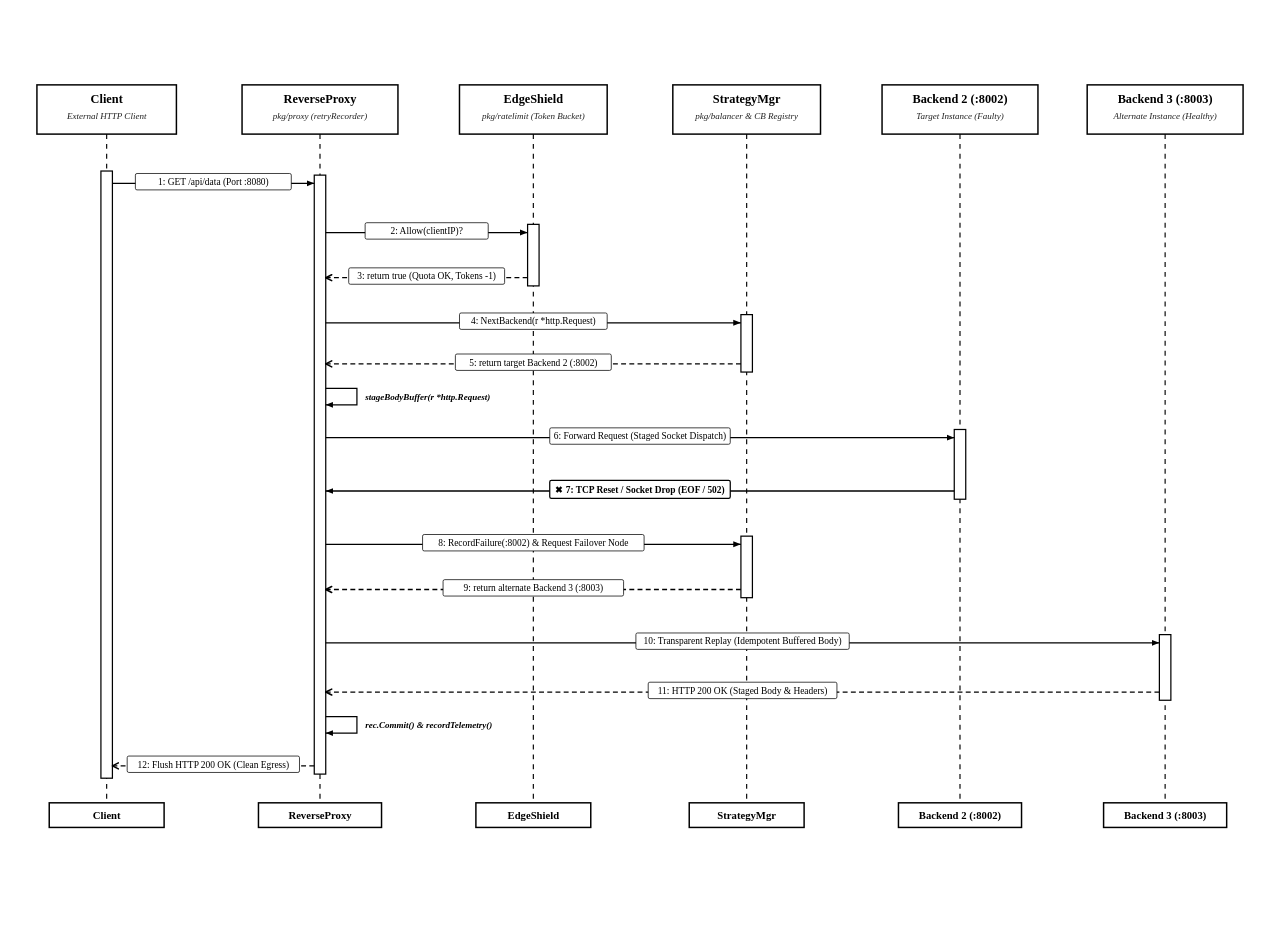
<file: EST-report/images/figure_2_10_sequence.html>
<!DOCTYPE html>
<html lang="en">
<head>
<meta charset="UTF-8">
<style>
  * { box-sizing: border-box; margin: 0; padding: 0; }
  html, body {
    margin: 0;
    padding: 0;
    overflow: hidden;
    background-color: #FFFFFF;
    font-family: "Latin Modern Roman", "Computer Modern", "Times New Roman", Times, serif;
    display: flex;
    justify-content: center;
    align-items: center;
    width: 100%;
    height: 100%;
  }
  .canvas {
    width: 1560px;
    height: 980px;
    background: #FFFFFF;
    position: relative;
  }
  svg {
    width: 100%;
    height: 100%;
    overflow: visible;
  }

  /* Participant Headers & Footers */
  .participant-box {
    fill: #FFFFFF;
    stroke: #000000;
    stroke-width: 1.8px;
  }
  .participant-title {
    font-size: 15px;
    font-weight: bold;
    fill: #000000;
    text-anchor: middle;
  }
  .participant-sub {
    font-size: 11px;
    font-style: italic;
    fill: #222222;
    text-anchor: middle;
  }

  /* Lifelines & Activations */
  .lifeline {
    stroke: #000000;
    stroke-width: 1.4px;
    stroke-dasharray: 6 6;
  }
  .activation {
    fill: #FFFFFF;
    stroke: #000000;
    stroke-width: 1.5px;
  }

  /* Messages & Arrows */
  .msg-solid {
    stroke: #000000;
    stroke-width: 1.6px;
    fill: none;
  }
  .msg-dash {
    stroke: #000000;
    stroke-width: 1.6px;
    stroke-dasharray: 6 4;
    fill: none;
  }
  .self-loop {
    stroke: #000000;
    stroke-width: 1.5px;
    fill: none;
  }

  /* Labels & Badges */
  .badge-bg {
    fill: #FFFFFF;
    stroke: #000000;
    stroke-width: 0.9px;
    rx: 2px;
  }
  .badge-bg-fault {
    fill: #FFFFFF;
    stroke: #000000;
    stroke-width: 1.5px;
    rx: 2px;
  }
  .msg-text {
    font-size: 11.5px;
    font-weight: 500;
    fill: #000000;
    text-anchor: middle;
  }
  .msg-text-bold {
    font-size: 11.5px;
    font-weight: bold;
    fill: #000000;
    text-anchor: middle;
  }
  .self-text {
    font-size: 11px;
    font-style: italic;
    font-weight: 600;
    fill: #000000;
  }
</style>
</head>
<body>
<div class="canvas">
<svg viewBox="0 0 1560 980" width="1560" height="980">
  <defs>
    <!-- Solid filled arrow for synchronous calls and one-way messages (travels with orient="auto") -->
    <marker id="arrow-solid" viewBox="0 0 10 10" refX="9" refY="5" markerWidth="6.5" markerHeight="6.5" orient="auto">
      <path d="M 0 1.5 L 9 5 L 0 8.5 z" fill="#000000" />
    </marker>
    <!-- Open stick arrow for UML return messages (travels with orient="auto") -->
    <marker id="arrow-return" viewBox="0 0 10 10" refX="8" refY="5" markerWidth="6.5" markerHeight="6.5" orient="auto">
      <path d="M 1 1.5 L 8 5 L 1 8.5" fill="none" stroke="#000000" stroke-width="1.8" stroke-linecap="round" stroke-linejoin="round" />
    </marker>
  </defs>

  <!-- ==================== PARTICIPANTS SETUP ==================== -->
  <!-- X coordinates:
       Client: X = 130
       ReverseProxy: X = 390
       EdgeShield: X = 650
       StrategyMgr: X = 910
       Backend 2 (:8002): X = 1170
       Backend 3 (:8003): X = 1420
  -->

  <!-- Lifelines -->
  <line class="lifeline" x1="130" y1="105" x2="130" y2="915" />
  <line class="lifeline" x1="390" y1="105" x2="390" y2="915" />
  <line class="lifeline" x1="650" y1="105" x2="650" y2="915" />
  <line class="lifeline" x1="910" y1="105" x2="910" y2="915" />
  <line class="lifeline" x1="1170" y1="105" x2="1170" y2="915" />
  <line class="lifeline" x1="1420" y1="105" x2="1420" y2="915" />

  <!-- Activation Bars (width=14, x = center - 7) -->
  <!-- Client: active full sequence -->
  <rect class="activation" x="123" y="150" width="14" height="740" />
  <!-- ReverseProxy: active full sequence -->
  <rect class="activation" x="383" y="155" width="14" height="730" />
  <!-- EdgeShield: active during Allow(IP) -->
  <rect class="activation" x="643" y="215" width="14" height="75" />
  <!-- StrategyMgr: active during initial pick and failover pick -->
  <rect class="activation" x="903" y="325" width="14" height="70" />
  <rect class="activation" x="903" y="595" width="14" height="75" />
  <!-- Backend 2: active during attempt 1 until socket drop -->
  <rect class="activation" x="1163" y="465" width="14" height="85" />
  <!-- Backend 3: active during replay until 200 OK response -->
  <rect class="activation" x="1413" y="715" width="14" height="80" />

  <!-- Top Participant Header Boxes -->
  <!-- 1. Client -->
  <g transform="translate(130, 75)">
    <rect class="participant-box" x="-85" y="-30" width="170" height="60" />
    <text class="participant-title" x="0" y="-8">Client</text>
    <text class="participant-sub" x="0" y="12">External HTTP Client</text>
  </g>

  <!-- 2. ReverseProxy -->
  <g transform="translate(390, 75)">
    <rect class="participant-box" x="-95" y="-30" width="190" height="60" />
    <text class="participant-title" x="0" y="-8">ReverseProxy</text>
    <text class="participant-sub" x="0" y="12">pkg/proxy (retryRecorder)</text>
  </g>

  <!-- 3. EdgeShield -->
  <g transform="translate(650, 75)">
    <rect class="participant-box" x="-90" y="-30" width="180" height="60" />
    <text class="participant-title" x="0" y="-8">EdgeShield</text>
    <text class="participant-sub" x="0" y="12">pkg/ratelimit (Token Bucket)</text>
  </g>

  <!-- 4. StrategyMgr -->
  <g transform="translate(910, 75)">
    <rect class="participant-box" x="-90" y="-30" width="180" height="60" />
    <text class="participant-title" x="0" y="-8">StrategyMgr</text>
    <text class="participant-sub" x="0" y="12">pkg/balancer &amp; CB Registry</text>
  </g>

  <!-- 5. Backend 2 (:8002) -->
  <g transform="translate(1170, 75)">
    <rect class="participant-box" x="-95" y="-30" width="190" height="60" />
    <text class="participant-title" x="0" y="-8">Backend 2 (:8002)</text>
    <text class="participant-sub" x="0" y="12">Target Instance (Faulty)</text>
  </g>

  <!-- 6. Backend 3 (:8003) -->
  <g transform="translate(1420, 75)">
    <rect class="participant-box" x="-95" y="-30" width="190" height="60" />
    <text class="participant-title" x="0" y="-8">Backend 3 (:8003)</text>
    <text class="participant-sub" x="0" y="12">Alternate Instance (Healthy)</text>
  </g>


  <!-- ==================== MESSAGE INTERACTIONS ==================== -->

  <!-- Message 1: Client -> ReverseProxy (GET /api/data) -->
  <!-- Y = 165 -->
  <line class="msg-solid" x1="137" y1="165" x2="383" y2="165" marker-end="url(#arrow-solid)" />
  <g transform="translate(260, 165)">
    <rect class="badge-bg" x="-95" y="-12" width="190" height="20" />
    <text class="msg-text" x="0" y="2">1: GET /api/data (Port :8080)</text>
  </g>

  <!-- Message 2: ReverseProxy -> EdgeShield (Allow(IP)?) -->
  <!-- Y = 225 -->
  <line class="msg-solid" x1="397" y1="225" x2="643" y2="225" marker-end="url(#arrow-solid)" />
  <g transform="translate(520, 225)">
    <rect class="badge-bg" x="-75" y="-12" width="150" height="20" />
    <text class="msg-text" x="0" y="2">2: Allow(clientIP)?</text>
  </g>

  <!-- Message 3: EdgeShield -> ReverseProxy (True / Token OK) -->
  <!-- Y = 280 -->
  <line class="msg-dash" x1="643" y1="280" x2="397" y2="280" marker-end="url(#arrow-return)" />
  <g transform="translate(520, 280)">
    <rect class="badge-bg" x="-95" y="-12" width="190" height="20" />
    <text class="msg-text" x="0" y="2">3: return true (Quota OK, Tokens -1)</text>
  </g>

  <!-- Message 4: ReverseProxy -> StrategyMgr (NextBackend()) -->
  <!-- Y = 335 -->
  <line class="msg-solid" x1="397" y1="335" x2="903" y2="335" marker-end="url(#arrow-solid)" />
  <g transform="translate(650, 335)">
    <rect class="badge-bg" x="-90" y="-12" width="180" height="20" />
    <text class="msg-text" x="0" y="2">4: NextBackend(r *http.Request)</text>
  </g>

  <!-- Message 5: StrategyMgr -> ReverseProxy (Select :8002) -->
  <!-- Y = 385 -->
  <line class="msg-dash" x1="903" y1="385" x2="397" y2="385" marker-end="url(#arrow-return)" />
  <g transform="translate(650, 385)">
    <rect class="badge-bg" x="-95" y="-12" width="190" height="20" />
    <text class="msg-text" x="0" y="2">5: return target Backend 2 (:8002)</text>
  </g>

  <!-- Self-Call 1: ReverseProxy Buffers Request Body -->
  <!-- Y = 415 to 435 -->
  <path class="self-loop" d="M 397 415 L 435 415 L 435 435 L 397 435" marker-end="url(#arrow-solid)" />
  <text class="self-text" x="445" y="429">stageBodyBuffer(r *http.Request)</text>

  <!-- Message 6: ReverseProxy -> Backend 2 (Forward Request) -->
  <!-- Y = 475 -->
  <!-- Midpoint is 780; badge width 220 -> X from 670 to 890 (20px clear from 650 & 910) -->
  <line class="msg-solid" x1="397" y1="475" x2="1163" y2="475" marker-end="url(#arrow-solid)" />
  <g transform="translate(780, 475)">
    <rect class="badge-bg" x="-110" y="-12" width="220" height="20" />
    <text class="msg-text" x="0" y="2">6: Forward Request (Staged Socket Dispatch)</text>
  </g>

  <!-- Message 7: Backend 2 -> ReverseProxy (TCP Reset / In-Flight Socket Drop) -->
  <!-- Y = 540 -->
  <!-- Midpoint is 780; badge width 220 -> X from 670 to 890 (20px clear from 650 & 910) -->
  <line class="msg-solid" x1="1163" y1="540" x2="397" y2="540" marker-end="url(#arrow-solid)" />
  <g transform="translate(780, 540)">
    <rect class="badge-bg-fault" x="-110" y="-13" width="220" height="22" />
    <text class="msg-text-bold" x="0" y="2">&#10006; 7: TCP Reset / Socket Drop (EOF / 502)</text>
  </g>

  <!-- Message 8: ReverseProxy -> StrategyMgr (RecordFail(:8002) & NextBackend()) -->
  <!-- Y = 605 -->
  <line class="msg-solid" x1="397" y1="605" x2="903" y2="605" marker-end="url(#arrow-solid)" />
  <g transform="translate(650, 605)">
    <rect class="badge-bg" x="-135" y="-12" width="270" height="20" />
    <text class="msg-text" x="0" y="2">8: RecordFailure(:8002) &amp; Request Failover Node</text>
  </g>

  <!-- Message 9: StrategyMgr -> ReverseProxy (Select Backend 3 (:8003)) -->
  <!-- Y = 660 -->
  <line class="msg-dash" x1="903" y1="660" x2="397" y2="660" marker-end="url(#arrow-return)" />
  <g transform="translate(650, 660)">
    <rect class="badge-bg" x="-110" y="-12" width="220" height="20" />
    <text class="msg-text" x="0" y="2">9: return alternate Backend 3 (:8003)</text>
  </g>

  <!-- Message 10: ReverseProxy -> Backend 3 (Replay Request Buffer) -->
  <!-- Y = 725 -->
  <!-- Midpoint is 905 (directly over StrategyMgr 910) -> badge masks lifeline cleanly -->
  <line class="msg-solid" x1="397" y1="725" x2="1413" y2="725" marker-end="url(#arrow-solid)" />
  <g transform="translate(905, 725)">
    <rect class="badge-bg" x="-130" y="-12" width="260" height="20" />
    <text class="msg-text" x="0" y="2">10: Transparent Replay (Idempotent Buffered Body)</text>
  </g>

  <!-- Message 11: Backend 3 -> ReverseProxy (200 OK Response) -->
  <!-- Y = 785 -->
  <line class="msg-dash" x1="1413" y1="785" x2="397" y2="785" marker-end="url(#arrow-return)" />
  <g transform="translate(905, 785)">
    <rect class="badge-bg" x="-115" y="-12" width="230" height="20" />
    <text class="msg-text" x="0" y="2">11: HTTP 200 OK (Staged Body &amp; Headers)</text>
  </g>

  <!-- Self-Call 2: ReverseProxy Commits Headers and Records Telemetry -->
  <!-- Y = 815 to 835 -->
  <path class="self-loop" d="M 397 815 L 435 815 L 435 835 L 397 835" marker-end="url(#arrow-solid)" />
  <text class="self-text" x="445" y="829">rec.Commit() &amp; recordTelemetry()</text>

  <!-- Message 12: ReverseProxy -> Client (Commit 200 OK) -->
  <!-- Y = 875 -->
  <line class="msg-dash" x1="383" y1="875" x2="137" y2="875" marker-end="url(#arrow-return)" />
  <g transform="translate(260, 875)">
    <rect class="badge-bg" x="-105" y="-12" width="210" height="20" />
    <text class="msg-text" x="0" y="2">12: Flush HTTP 200 OK (Clean Egress)</text>
  </g>

  <!-- Bottom Participant Footers (UML Lifeline Terminators) -->
  <g transform="translate(130, 935)">
    <rect class="participant-box" x="-70" y="-15" width="140" height="30" />
    <text class="participant-title" x="0" y="5" style="font-size: 13px;">Client</text>
  </g>
  <g transform="translate(390, 935)">
    <rect class="participant-box" x="-75" y="-15" width="150" height="30" />
    <text class="participant-title" x="0" y="5" style="font-size: 13px;">ReverseProxy</text>
  </g>
  <g transform="translate(650, 935)">
    <rect class="participant-box" x="-70" y="-15" width="140" height="30" />
    <text class="participant-title" x="0" y="5" style="font-size: 13px;">EdgeShield</text>
  </g>
  <g transform="translate(910, 935)">
    <rect class="participant-box" x="-70" y="-15" width="140" height="30" />
    <text class="participant-title" x="0" y="5" style="font-size: 13px;">StrategyMgr</text>
  </g>
  <g transform="translate(1170, 935)">
    <rect class="participant-box" x="-75" y="-15" width="150" height="30" />
    <text class="participant-title" x="0" y="5" style="font-size: 13px;">Backend 2 (:8002)</text>
  </g>
  <g transform="translate(1420, 935)">
    <rect class="participant-box" x="-75" y="-15" width="150" height="30" />
    <text class="participant-title" x="0" y="5" style="font-size: 13px;">Backend 3 (:8003)</text>
  </g>

</svg>
</div>
</body>
</html>
</file>
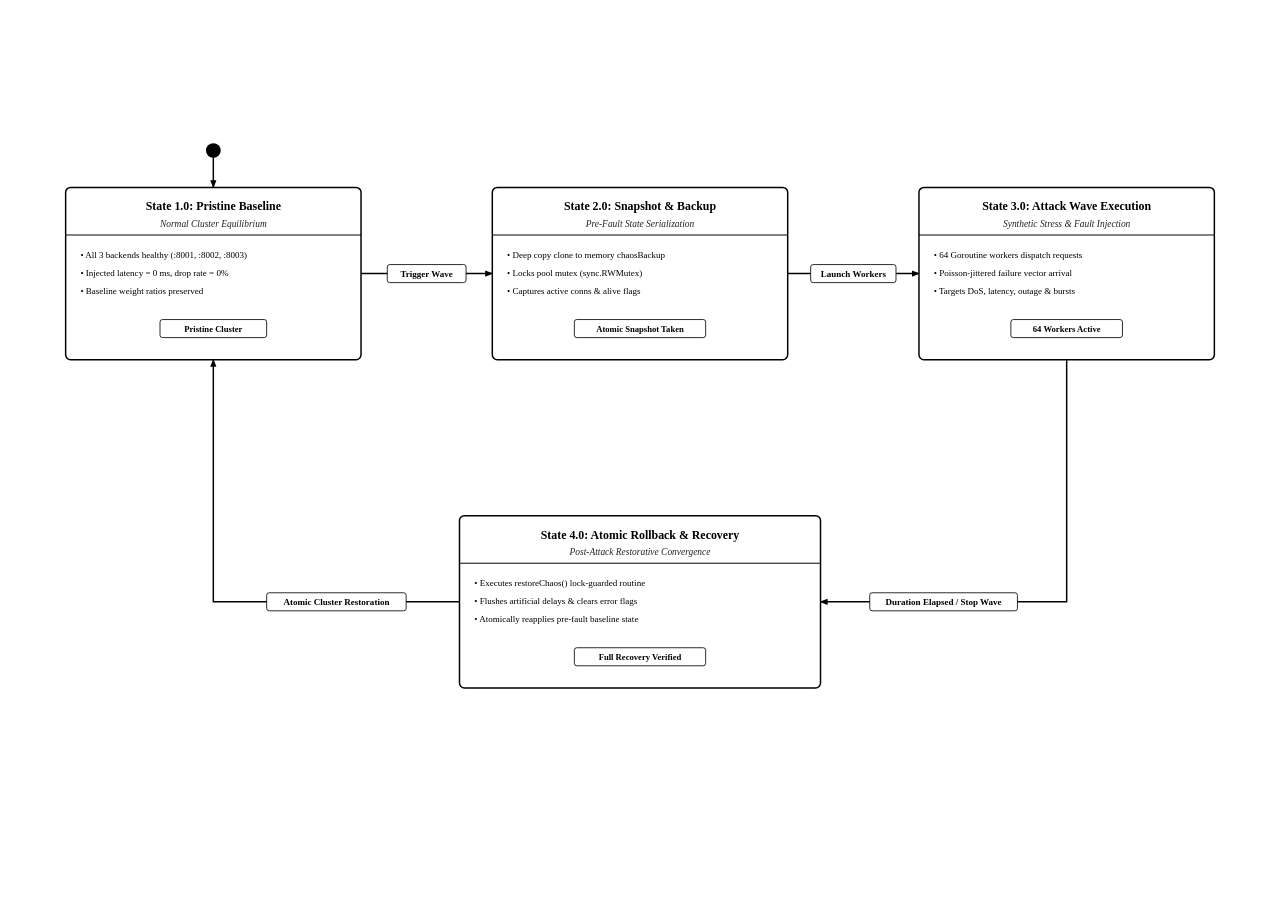
<file: EST-report/images/figure_2_11_sim.html>
<!DOCTYPE html>
<html lang="en">
<head>
<meta charset="UTF-8">
<style>
  * { box-sizing: border-box; margin: 0; padding: 0; }
  html, body {
    margin: 0;
    padding: 0;
    overflow: hidden;
    background-color: #FFFFFF;
    font-family: "Latin Modern Roman", "Computer Modern", "Times New Roman", Times, serif;
    display: flex;
    justify-content: center;
    align-items: center;
    width: 100%;
    height: 100%;
  }
  .canvas {
    width: 1560px;
    height: 800px;
    background: #FFFFFF;
    position: relative;
  }
  svg {
    width: 100%;
    height: 100%;
    overflow: visible;
  }

  /* State Boxes */
  .state-box {
    fill: #FFFFFF;
    stroke: #000000;
    stroke-width: 1.8px;
    rx: 6px;
  }
  .state-divider {
    stroke: #000000;
    stroke-width: 1.2px;
  }

  /* Typography */
  .state-title {
    font-size: 14.5px;
    font-weight: bold;
    fill: #000000;
    text-anchor: middle;
  }
  .state-sub {
    font-size: 11.5px;
    font-weight: normal;
    font-style: italic;
    fill: #222222;
    text-anchor: middle;
  }
  .bullet-text {
    font-size: 11px;
    font-weight: normal;
    fill: #000000;
    text-anchor: start;
  }
  .status-pill-bg {
    fill: #FFFFFF;
    stroke: #000000;
    stroke-width: 1px;
    rx: 3px;
  }
  .status-pill-text {
    font-size: 10.5px;
    font-weight: bold;
    fill: #000000;
    text-anchor: middle;
  }

  /* Initial Pseudo-State Node */
  .init-node {
    fill: #000000;
  }

  /* Connectors */
  .conn-solid {
    fill: none;
    stroke: #000000;
    stroke-width: 1.8px;
  }

  /* Badges & Labels */
  .badge-bg {
    fill: #FFFFFF;
    stroke: #000000;
    stroke-width: 1px;
    rx: 3px;
  }
  .badge-text {
    font-size: 11px;
    font-weight: bold;
    fill: #000000;
    text-anchor: middle;
  }
</style>
</head>
<body>
<div class="canvas">
<svg viewBox="0 0 1560 800" xmlns="http://www.w3.org/2000/svg">
  <defs>
    <marker id="arrow" viewBox="0 0 10 10" refX="8" refY="5" markerWidth="6" markerHeight="6" orient="auto-start-reverse">
      <path d="M 0 1.5 L 9 5 L 0 8.5 z" fill="#000000" />
    </marker>
  </defs>

  <!-- ==================== INITIAL PSEUDO-STATE (UML STANDARD) ==================== -->
  <!-- Clean vertical entry from top into State 1.0 center (X=260) -->
  <circle class="init-node" cx="260" cy="35" r="9" />
  <path class="conn-solid" d="M 260 44 L 260 80" marker-end="url(#arrow)" />


  <!-- ==================== STATE 1.0: PRISTINE BASELINE (X=80, Y=80, W=360, H=210) ==================== -->
  <g transform="translate(80, 80)">
    <rect class="state-box" x="0" y="0" width="360" height="210" />
    <text class="state-title" x="180" y="28">State 1.0: Pristine Baseline</text>
    <text class="state-sub" x="180" y="48">Normal Cluster Equilibrium</text>
    <line class="state-divider" x1="0" y1="58" x2="360" y2="58" />

    <text class="bullet-text" x="18" y="86">&bull; All 3 backends healthy (:8001, :8002, :8003)</text>
    <text class="bullet-text" x="18" y="108">&bull; Injected latency = 0 ms, drop rate = 0%</text>
    <text class="bullet-text" x="18" y="130">&bull; Baseline weight ratios preserved</text>

    <!-- Status Invariant Badge -->
    <g transform="translate(180, 172)">
      <rect class="status-pill-bg" x="-65" y="-11" width="130" height="22" />
      <text class="status-pill-text" x="0" y="4">Pristine Cluster</text>
    </g>
  </g>

  <!-- Connector: State 1.0 -> State 2.0 (Spans X=440 to X=600, 160px clear gap) -->
  <path class="conn-solid" d="M 440 185 L 600 185" marker-end="url(#arrow)" />
  <g transform="translate(520, 185)">
    <rect class="badge-bg" x="-48" y="-11" width="96" height="22" />
    <text class="badge-text" x="0" y="4">Trigger Wave</text>
  </g>


  <!-- ==================== STATE 2.0: SNAPSHOT & BACKUP (X=600, Y=80, W=360, H=210) ==================== -->
  <g transform="translate(600, 80)">
    <rect class="state-box" x="0" y="0" width="360" height="210" />
    <text class="state-title" x="180" y="28">State 2.0: Snapshot &amp; Backup</text>
    <text class="state-sub" x="180" y="48">Pre-Fault State Serialization</text>
    <line class="state-divider" x1="0" y1="58" x2="360" y2="58" />

    <text class="bullet-text" x="18" y="86">&bull; Deep copy clone to memory chaosBackup</text>
    <text class="bullet-text" x="18" y="108">&bull; Locks pool mutex (sync.RWMutex)</text>
    <text class="bullet-text" x="18" y="130">&bull; Captures active conns &amp; alive flags</text>

    <!-- Status Invariant Badge -->
    <g transform="translate(180, 172)">
      <rect class="status-pill-bg" x="-80" y="-11" width="160" height="22" />
      <text class="status-pill-text" x="0" y="4">Atomic Snapshot Taken</text>
    </g>
  </g>

  <!-- Connector: State 2.0 -> State 3.0 (Spans X=960 to X=1120, 160px clear gap) -->
  <path class="conn-solid" d="M 960 185 L 1120 185" marker-end="url(#arrow)" />
  <g transform="translate(1040, 185)">
    <rect class="badge-bg" x="-52" y="-11" width="104" height="22" />
    <text class="badge-text" x="0" y="4">Launch Workers</text>
  </g>


  <!-- ==================== STATE 3.0: ATTACK WAVE EXECUTION (X=1120, Y=80, W=360, H=210) ==================== -->
  <g transform="translate(1120, 80)">
    <rect class="state-box" x="0" y="0" width="360" height="210" />
    <text class="state-title" x="180" y="28">State 3.0: Attack Wave Execution</text>
    <text class="state-sub" x="180" y="48">Synthetic Stress &amp; Fault Injection</text>
    <line class="state-divider" x1="0" y1="58" x2="360" y2="58" />

    <text class="bullet-text" x="18" y="86">&bull; 64 Goroutine workers dispatch requests</text>
    <text class="bullet-text" x="18" y="108">&bull; Poisson-jittered failure vector arrival</text>
    <text class="bullet-text" x="18" y="130">&bull; Targets DoS, latency, outage &amp; bursts</text>

    <!-- Status Invariant Badge -->
    <g transform="translate(180, 172)">
      <rect class="status-pill-bg" x="-68" y="-11" width="136" height="22" />
      <text class="status-pill-text" x="0" y="4">64 Workers Active</text>
    </g>
  </g>


  <!-- ==================== STATE 4.0: ATOMIC ROLLBACK (X=560, Y=480, W=440, H=210) ==================== -->
  <g transform="translate(560, 480)">
    <rect class="state-box" x="0" y="0" width="440" height="210" />
    <text class="state-title" x="220" y="28">State 4.0: Atomic Rollback &amp; Recovery</text>
    <text class="state-sub" x="220" y="48">Post-Attack Restorative Convergence</text>
    <line class="state-divider" x1="0" y1="58" x2="440" y2="58" />

    <text class="bullet-text" x="18" y="86">&bull; Executes restoreChaos() lock-guarded routine</text>
    <text class="bullet-text" x="18" y="108">&bull; Flushes artificial delays &amp; clears error flags</text>
    <text class="bullet-text" x="18" y="130">&bull; Atomically reapplies pre-fault baseline state</text>

    <!-- Status Invariant Badge -->
    <g transform="translate(220, 172)">
      <rect class="status-pill-bg" x="-80" y="-11" width="160" height="22" />
      <text class="status-pill-text" x="0" y="4">Full Recovery Verified</text>
    </g>
  </g>


  <!-- ==================== SYMMETRICAL RETURN LOOP CONNECTORS ==================== -->
  <!-- State 3.0 -> State 4.0 -->
  <!-- Drops from bottom center of State 3.0 (X=1300, Y=290) to Y=585, then left into State 4.0 (X=1000) -->
  <path class="conn-solid" d="M 1300 290 L 1300 585 L 1000 585" marker-end="url(#arrow)" />
  <g transform="translate(1150, 585)">
    <rect class="badge-bg" x="-90" y="-11" width="180" height="22" />
    <text class="badge-text" x="0" y="4">Duration Elapsed / Stop Wave</text>
  </g>

  <!-- State 4.0 -> State 1.0 -->
  <!-- Exits left of State 4.0 (X=560, Y=585) horizontally to X=260, then straight up into State 1.0 (Y=290) -->
  <path class="conn-solid" d="M 560 585 L 260 585 L 260 290" marker-end="url(#arrow)" />
  <g transform="translate(410, 585)">
    <rect class="badge-bg" x="-85" y="-11" width="170" height="22" />
    <text class="badge-text" x="0" y="4">Atomic Cluster Restoration</text>
  </g>

</svg>
</div>
</body>
</html>
</file>
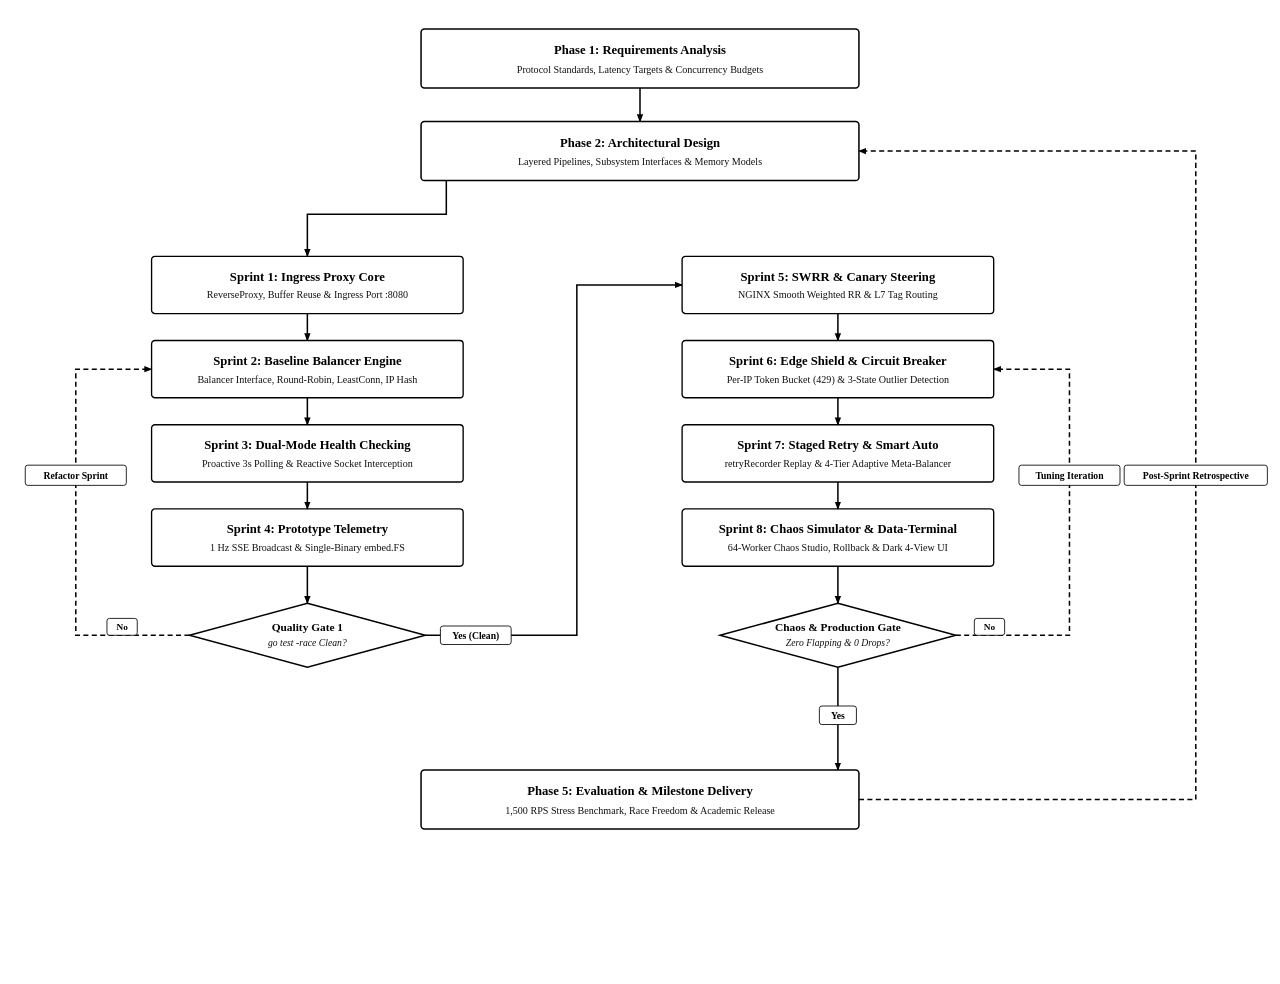
<file: EST-report/images/figure_2_1_sdlc.html>
<!DOCTYPE html>
<html lang="en">
<head>
<meta charset="UTF-8">
<style>
  * { box-sizing: border-box; margin: 0; padding: 0; }
  html, body {
    margin: 0;
    padding: 0;
    overflow: hidden;
    background-color: #FFFFFF;
    font-family: "Latin Modern Roman", "Computer Modern", "Times New Roman", Times, serif;
    display: flex;
    justify-content: center;
    align-items: center;
    width: 100%;
    height: 100%;
  }
  .canvas {
    width: 1520px;
    height: 1060px;
    background: #FFFFFF;
    position: relative;
  }
  svg {
    width: 100%;
    height: 100%;
    overflow: visible;
  }

  /* Structural Phase Boxes (Top & Bottom) */
  .phase-box {
    fill: #FFFFFF;
    stroke: #000000;
    stroke-width: 1.8px;
    rx: 4px;
  }

  /* Sprint Cards */
  .sprint-card {
    fill: #FFFFFF;
    stroke: #000000;
    stroke-width: 1.6px;
    rx: 4px;
  }

  /* Gate Diamonds */
  .gate-poly {
    fill: #FFFFFF;
    stroke: #000000;
    stroke-width: 1.8px;
  }

  /* Typography */
  .title-main {
    font-size: 15px;
    font-weight: bold;
    fill: #000000;
    text-anchor: middle;
  }
  .title-sub {
    font-size: 12px;
    font-weight: normal;
    fill: #111111;
    text-anchor: middle;
  }
  .gate-title {
    font-size: 13.5px;
    font-weight: bold;
    fill: #000000;
    text-anchor: middle;
  }
  .gate-sub {
    font-size: 11.5px;
    font-weight: normal;
    font-style: italic;
    fill: #111111;
    text-anchor: middle;
  }

  /* Connectors */
  .conn-forward {
    fill: none;
    stroke: #000000;
    stroke-width: 1.8px;
  }
  .conn-feedback {
    fill: none;
    stroke: #000000;
    stroke-width: 1.8px;
    stroke-dasharray: 6,4;
  }

  /* Labels & Badges */
  .badge-bg {
    fill: #FFFFFF;
    stroke: #000000;
    stroke-width: 1px;
    rx: 3px;
  }
  .badge-text {
    font-size: 11.5px;
    font-weight: bold;
    fill: #000000;
    text-anchor: middle;
  }
  .gate-label-text {
    font-size: 11px;
    font-weight: bold;
    fill: #000000;
    text-anchor: middle;
  }
</style>
</head>
<body>
<div class="canvas">
<svg viewBox="0 0 1520 1060" xmlns="http://www.w3.org/2000/svg">
  <defs>
    <marker id="arrow" viewBox="0 0 10 10" refX="8" refY="5" markerWidth="6" markerHeight="6" orient="auto-start-reverse">
      <path d="M 0 1.5 L 9 5 L 0 8.5 z" fill="#000000" />
    </marker>
  </defs>

  <!-- ==================== PHASES 1 & 2 (CENTERED AT X = 760) ==================== -->
  <!-- Phase 1: Requirements Analysis -->
  <g transform="translate(500, 30)">
    <rect class="phase-box" x="0" y="0" width="520" height="70" />
    <text class="title-main" x="260" y="30">Phase 1: Requirements Analysis</text>
    <text class="title-sub" x="260" y="52">Protocol Standards, Latency Targets &amp; Concurrency Budgets</text>
  </g>

  <!-- Phase 2: Architectural Design -->
  <g transform="translate(500, 140)">
    <rect class="phase-box" x="0" y="0" width="520" height="70" />
    <text class="title-main" x="260" y="30">Phase 2: Architectural Design</text>
    <text class="title-sub" x="260" y="52">Layered Pipelines, Subsystem Interfaces &amp; Memory Models</text>
  </g>

  <!-- Connector: Phase 1 -> Phase 2 -->
  <path class="conn-forward" d="M 760 100 L 760 140" marker-end="url(#arrow)" />

  <!-- Connector: Phase 2 -> Sprint 1 (Clean corridor, zero box overlap) -->
  <path class="conn-forward" d="M 530 210 L 530 250 L 365 250 L 365 300" marker-end="url(#arrow)" />

  <!-- ==================== COLUMN 1: SPRINTS 1-4 & QUALITY GATE 1 ==================== -->
  <!-- Sprint 1 (X=180 to 550, Center X=365) -->
  <g transform="translate(180, 300)">
    <rect class="sprint-card" x="0" y="0" width="370" height="68" />
    <text class="title-main" x="185" y="29">Sprint 1: Ingress Proxy Core</text>
    <text class="title-sub" x="185" y="50">ReverseProxy, Buffer Reuse &amp; Ingress Port :8080</text>
  </g>

  <!-- Sprint 2 -->
  <g transform="translate(180, 400)">
    <rect class="sprint-card" x="0" y="0" width="370" height="68" />
    <text class="title-main" x="185" y="29">Sprint 2: Baseline Balancer Engine</text>
    <text class="title-sub" x="185" y="50">Balancer Interface, Round-Robin, LeastConn, IP Hash</text>
  </g>

  <!-- Sprint 3 -->
  <g transform="translate(180, 500)">
    <rect class="sprint-card" x="0" y="0" width="370" height="68" />
    <text class="title-main" x="185" y="29">Sprint 3: Dual-Mode Health Checking</text>
    <text class="title-sub" x="185" y="50">Proactive 3s Polling &amp; Reactive Socket Interception</text>
  </g>

  <!-- Sprint 4 -->
  <g transform="translate(180, 600)">
    <rect class="sprint-card" x="0" y="0" width="370" height="68" />
    <text class="title-main" x="185" y="29">Sprint 4: Prototype Telemetry</text>
    <text class="title-sub" x="185" y="50">1 Hz SSE Broadcast &amp; Single-Binary embed.FS</text>
  </g>

  <!-- Forward Connectors Column 1 -->
  <path class="conn-forward" d="M 365 368 L 365 400" marker-end="url(#arrow)" />
  <path class="conn-forward" d="M 365 468 L 365 500" marker-end="url(#arrow)" />
  <path class="conn-forward" d="M 365 568 L 365 600" marker-end="url(#arrow)" />
  <path class="conn-forward" d="M 365 668 L 365 712" marker-end="url(#arrow)" />

  <!-- Quality Gate 1 Diamond (Center: 365, 750) -->
  <g>
    <polygon class="gate-poly" points="365,712 505,750 365,788 225,750" />
    <text class="gate-title" x="365" y="745">Quality Gate 1</text>
    <text class="gate-sub" x="365" y="763">go test -race Clean?</text>
  </g>

  <!-- Feedback Connector: Quality Gate 1 (No) -> Sprint 2 -->
  <path class="conn-feedback" d="M 225 750 L 90 750 L 90 434 L 180 434" marker-end="url(#arrow)" />
  <!-- Gate 1 No Badge -->
  <g transform="translate(145, 740)">
    <rect class="badge-bg" x="-18" y="-10" width="36" height="20" />
    <text class="gate-label-text" x="0" y="4">No</text>
  </g>
  <!-- Refactor Sprint Badge -->
  <g transform="translate(90, 560)">
    <rect class="badge-bg" x="-60" y="-12" width="120" height="24" />
    <text class="badge-text" x="0" y="4">Refactor Sprint</text>
  </g>

  <!-- Forward Connector: Quality Gate 1 (Yes Clean) -> Sprint 5 -->
  <path class="conn-forward" d="M 505 750 L 685 750 L 685 334 L 810 334" marker-end="url(#arrow)" />
  <!-- Gate 1 Yes Badge -->
  <g transform="translate(565, 750)">
    <rect class="badge-bg" x="-42" y="-11" width="84" height="22" />
    <text class="badge-text" x="0" y="4">Yes (Clean)</text>
  </g>

  <!-- ==================== COLUMN 2: SPRINTS 5-8 & CHAOS GATE ==================== -->
  <!-- Sprint 5 (X=810 to 1180, Center X=995) -->
  <g transform="translate(810, 300)">
    <rect class="sprint-card" x="0" y="0" width="370" height="68" />
    <text class="title-main" x="185" y="29">Sprint 5: SWRR &amp; Canary Steering</text>
    <text class="title-sub" x="185" y="50">NGINX Smooth Weighted RR &amp; L7 Tag Routing</text>
  </g>

  <!-- Sprint 6 -->
  <g transform="translate(810, 400)">
    <rect class="sprint-card" x="0" y="0" width="370" height="68" />
    <text class="title-main" x="185" y="29">Sprint 6: Edge Shield &amp; Circuit Breaker</text>
    <text class="title-sub" x="185" y="50">Per-IP Token Bucket (429) &amp; 3-State Outlier Detection</text>
  </g>

  <!-- Sprint 7 -->
  <g transform="translate(810, 500)">
    <rect class="sprint-card" x="0" y="0" width="370" height="68" />
    <text class="title-main" x="185" y="29">Sprint 7: Staged Retry &amp; Smart Auto</text>
    <text class="title-sub" x="185" y="50">retryRecorder Replay &amp; 4-Tier Adaptive Meta-Balancer</text>
  </g>

  <!-- Sprint 8 -->
  <g transform="translate(810, 600)">
    <rect class="sprint-card" x="0" y="0" width="370" height="68" />
    <text class="title-main" x="185" y="29">Sprint 8: Chaos Simulator &amp; Data-Terminal</text>
    <text class="title-sub" x="185" y="50">64-Worker Chaos Studio, Rollback &amp; Dark 4-View UI</text>
  </g>

  <!-- Forward Connectors Column 2 -->
  <path class="conn-forward" d="M 995 368 L 995 400" marker-end="url(#arrow)" />
  <path class="conn-forward" d="M 995 468 L 995 500" marker-end="url(#arrow)" />
  <path class="conn-forward" d="M 995 568 L 995 600" marker-end="url(#arrow)" />
  <path class="conn-forward" d="M 995 668 L 995 712" marker-end="url(#arrow)" />

  <!-- Chaos & Production Gate Diamond (Center: 995, 750) -->
  <g>
    <polygon class="gate-poly" points="995,712 1135,750 995,788 855,750" />
    <text class="gate-title" x="995" y="745">Chaos &amp; Production Gate</text>
    <text class="gate-sub" x="995" y="763">Zero Flapping &amp; 0 Drops?</text>
  </g>

  <!-- Feedback Connector: Chaos Gate (No) -> Sprint 6 -->
  <path class="conn-feedback" d="M 1135 750 L 1270 750 L 1270 434 L 1180 434" marker-end="url(#arrow)" />
  <!-- Gate 2 No Badge -->
  <g transform="translate(1175, 740)">
    <rect class="badge-bg" x="-18" y="-10" width="36" height="20" />
    <text class="gate-label-text" x="0" y="4">No</text>
  </g>
  <!-- Tuning Iteration Badge -->
  <g transform="translate(1270, 560)">
    <rect class="badge-bg" x="-60" y="-12" width="120" height="24" />
    <text class="badge-text" x="0" y="4">Tuning Iteration</text>
  </g>

  <!-- Forward Connector: Chaos Gate (Yes) -> Phase 5 -->
  <path class="conn-forward" d="M 995 788 L 995 910" marker-end="url(#arrow)" />
  <!-- Gate 2 Yes Badge -->
  <g transform="translate(995, 845)">
    <rect class="badge-bg" x="-22" y="-11" width="44" height="22" />
    <text class="badge-text" x="0" y="4">Yes</text>
  </g>

  <!-- ==================== PHASE 5: EVALUATION & MILESTONE DELIVERY ==================== -->
  <g transform="translate(500, 910)">
    <rect class="phase-box" x="0" y="0" width="520" height="70" />
    <text class="title-main" x="260" y="30">Phase 5: Evaluation &amp; Milestone Delivery</text>
    <text class="title-sub" x="260" y="52">1,500 RPS Stress Benchmark, Race Freedom &amp; Academic Release</text>
  </g>

  <!-- Feedback Connector: Phase 5 -> Phase 2 (Outer Track X=1420) -->
  <path class="conn-feedback" d="M 1020 945 L 1420 945 L 1420 175 L 1020 175" marker-end="url(#arrow)" />
  <!-- Post-Sprint Retrospective Badge -->
  <g transform="translate(1420, 560)">
    <rect class="badge-bg" x="-85" y="-12" width="170" height="24" />
    <text class="badge-text" x="0" y="4">Post-Sprint Retrospective</text>
  </g>

</svg>
</div>
</body>
</html>
</file>
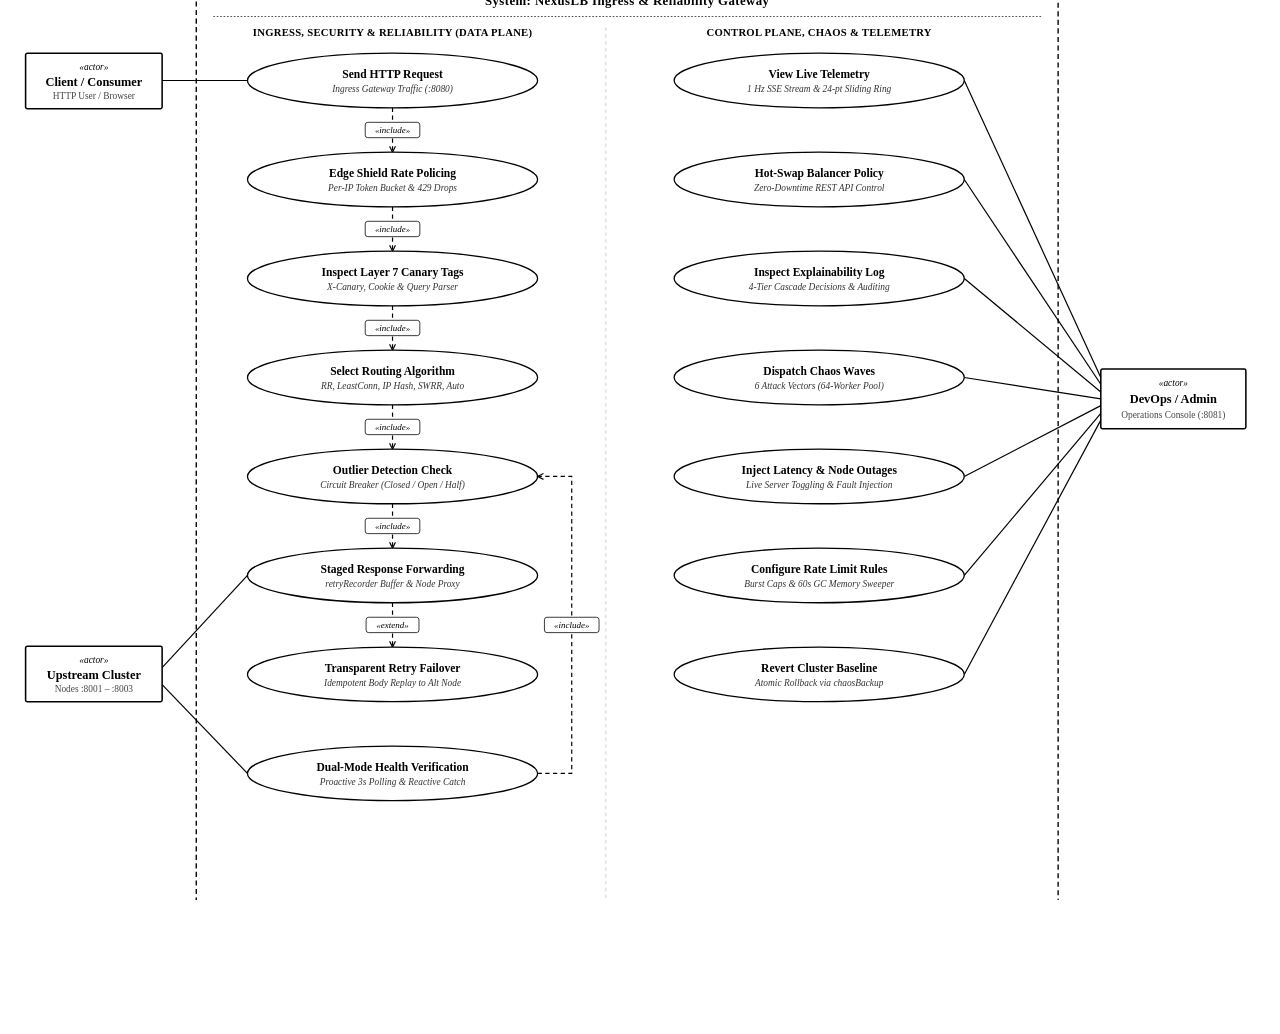
<file: EST-report/images/figure_2_2_usecase.html>
<!DOCTYPE html>
<html lang="en">
<head>
<meta charset="UTF-8">
<style>
  * { box-sizing: border-box; margin: 0; padding: 0; }
  html, body {
    margin: 0;
    padding: 0;
    overflow: hidden;
    background-color: #FFFFFF;
    font-family: "Latin Modern Roman", "Computer Modern", "Times New Roman", Times, serif;
    display: flex;
    justify-content: center;
    align-items: center;
    width: 100%;
    height: 100%;
  }
  .canvas {
    width: 1500px;
    height: 1160px;
    background: #FFFFFF;
    position: relative;
  }
  svg {
    width: 100%;
    height: 100%;
    overflow: visible;
  }

  /* System Boundary: LaTeX dashed rectangle */
  .system-boundary {
    fill: #FFFFFF;
    stroke: #000000;
    stroke-width: 1.6px;
    stroke-dasharray: 6,4;
    rx: 4px;
  }
  .system-title {
    font-size: 15px;
    font-weight: bold;
    fill: #000000;
    text-anchor: middle;
    letter-spacing: 0.5px;
  }
  .section-label {
    font-size: 12.5px;
    font-weight: bold;
    fill: #000000;
    text-anchor: middle;
    letter-spacing: 0.3px;
  }

  /* Use Case Ellipse: Classic LaTeX TikZ style */
  .uc-ellipse {
    fill: #FFFFFF;
    stroke: #000000;
    stroke-width: 1.5px;
  }
  .uc-title {
    font-size: 13.5px;
    font-weight: bold;
    fill: #000000;
    text-anchor: middle;
  }
  .uc-sub {
    font-size: 11px;
    fill: #333333;
    text-anchor: middle;
    font-style: italic;
  }

  /* Actor Box: LaTeX style */
  .actor-box {
    fill: #FFFFFF;
    stroke: #000000;
    stroke-width: 1.8px;
    rx: 2px;
  }
  .actor-stereo {
    font-size: 11px;
    font-style: italic;
    fill: #000000;
    text-anchor: middle;
  }
  .actor-name {
    font-size: 14.5px;
    font-weight: bold;
    fill: #000000;
    text-anchor: middle;
  }
  .actor-sub {
    font-size: 11px;
    fill: #444444;
    text-anchor: middle;
  }

  /* Solid Association Lines */
  .assoc-line {
    stroke: #000000;
    stroke-width: 1.4px;
    fill: none;
  }

  /* Dependency Dashed Lines */
  .dep-line {
    stroke: #000000;
    stroke-width: 1.4px;
    stroke-dasharray: 5,4;
    fill: none;
  }

  /* Stereotype Label Pills */
  .stereo-pill {
    fill: #FFFFFF;
    stroke: #000000;
    stroke-width: 0.9px;
    rx: 3px;
  }
  .stereo-text {
    font-size: 10.5px;
    font-style: italic;
    fill: #000000;
    text-anchor: middle;
  }
</style>
</head>
<body>
<div class="canvas">
<svg viewBox="0 0 1500 1160" xmlns="http://www.w3.org/2000/svg">
  <defs>
    <!-- Open Arrowhead for UML <<include>> and <<extend>> -->
    <marker id="open-arrow" viewBox="0 0 10 10" refX="8" refY="5" markerWidth="7" markerHeight="7" orient="auto-start-reverse">
      <path d="M 1 1.5 L 8 5 L 1 8.5" fill="none" stroke="#000000" stroke-width="1.4" />
    </marker>
  </defs>

  <!-- ==================== SYSTEM BOUNDARY ==================== -->
  <rect class="system-boundary" x="230" y="30" width="1010" height="1100" />
  <text class="system-title" x="735" y="58">System: NexusLB Ingress &amp; Reliability Gateway</text>
  <line x1="250" y1="72" x2="1220" y2="72" stroke="#000000" stroke-width="0.8" stroke-dasharray="2,2" />

  <!-- Sub-column Headers -->
  <text class="section-label" x="460" y="95">INGRESS, SECURITY &amp; RELIABILITY (DATA PLANE)</text>
  <text class="section-label" x="960" y="95">CONTROL PLANE, CHAOS &amp; TELEMETRY</text>

  <!-- Central Column Divider Line -->
  <line x1="710" y1="85" x2="710" y2="1110" stroke="#CCCCCC" stroke-width="1" stroke-dasharray="4,4" />

  <!-- ==================== ACTOR 1: CLIENT / CONSUMER (LEFT TOP) ==================== -->
  <g transform="translate(30, 115)">
    <rect class="actor-box" x="0" y="0" width="160" height="65" />
    <text class="actor-stereo" x="80" y="20">&laquo;actor&raquo;</text>
    <text class="actor-name" x="80" y="38">Client / Consumer</text>
    <text class="actor-sub" x="80" y="54">HTTP User / Browser</text>
  </g>

  <!-- Association: Client -> UC1 (Send HTTP Request) -->
  <line class="assoc-line" x1="190" y1="147" x2="290" y2="147" />

  <!-- ==================== ACTOR 2: UPSTREAM CLUSTER (LEFT BOTTOM) ==================== -->
  <g transform="translate(30, 810)">
    <rect class="actor-box" x="0" y="0" width="160" height="65" />
    <text class="actor-stereo" x="80" y="20">&laquo;actor&raquo;</text>
    <text class="actor-name" x="80" y="38">Upstream Cluster</text>
    <text class="actor-sub" x="80" y="54">Nodes :8001 – :8003</text>
  </g>

  <!-- Association: Upstream Cluster -> UC6 (Staged Forwarding) -->
  <line class="assoc-line" x1="190" y1="835" x2="290" y2="727" />

  <!-- Association: Upstream Cluster -> UC8 (Health Verification) -->
  <line class="assoc-line" x1="190" y1="855" x2="290" y2="959" />

  <!-- ==================== ACTOR 3: DEVOPS / ADMIN (RIGHT CENTER) ==================== -->
  <g transform="translate(1290, 485)">
    <rect class="actor-box" x="0" y="0" width="170" height="70" />
    <text class="actor-stereo" x="85" y="20">&laquo;actor&raquo;</text>
    <text class="actor-name" x="85" y="40">DevOps / Admin</text>
    <text class="actor-sub" x="85" y="58">Operations Console (:8081)</text>
  </g>

  <!-- ==================== COLUMN 1 USE CASES (DATA PLANE) ==================== -->
  <!-- UC1: Send HTTP Request -->
  <g transform="translate(460, 147)">
    <ellipse class="uc-ellipse" cx="0" cy="0" rx="170" ry="32" />
    <text class="uc-title" x="0" y="-3">Send HTTP Request</text>
    <text class="uc-sub" x="0" y="14">Ingress Gateway Traffic (:8080)</text>
  </g>

  <!-- Connector UC1 -> UC2 (<<include>>) -->
  <line class="dep-line" x1="460" y1="179" x2="460" y2="231" marker-end="url(#open-arrow)" />
  <rect class="stereo-pill" x="428" y="196" width="64" height="18" />
  <text class="stereo-text" x="460" y="209">&laquo;include&raquo;</text>

  <!-- UC2: Edge Shield Rate Policing -->
  <g transform="translate(460, 263)">
    <ellipse class="uc-ellipse" cx="0" cy="0" rx="170" ry="32" />
    <text class="uc-title" x="0" y="-3">Edge Shield Rate Policing</text>
    <text class="uc-sub" x="0" y="14">Per-IP Token Bucket &amp; 429 Drops</text>
  </g>

  <!-- Connector UC2 -> UC3 (<<include>>) -->
  <line class="dep-line" x1="460" y1="295" x2="460" y2="347" marker-end="url(#open-arrow)" />
  <rect class="stereo-pill" x="428" y="312" width="64" height="18" />
  <text class="stereo-text" x="460" y="325">&laquo;include&raquo;</text>

  <!-- UC3: Inspect Layer 7 Canary Tags -->
  <g transform="translate(460, 379)">
    <ellipse class="uc-ellipse" cx="0" cy="0" rx="170" ry="32" />
    <text class="uc-title" x="0" y="-3">Inspect Layer 7 Canary Tags</text>
    <text class="uc-sub" x="0" y="14">X-Canary, Cookie &amp; Query Parser</text>
  </g>

  <!-- Connector UC3 -> UC4 (<<include>>) -->
  <line class="dep-line" x1="460" y1="411" x2="460" y2="463" marker-end="url(#open-arrow)" />
  <rect class="stereo-pill" x="428" y="428" width="64" height="18" />
  <text class="stereo-text" x="460" y="441">&laquo;include&raquo;</text>

  <!-- UC4: Select Routing Algorithm -->
  <g transform="translate(460, 495)">
    <ellipse class="uc-ellipse" cx="0" cy="0" rx="170" ry="32" />
    <text class="uc-title" x="0" y="-3">Select Routing Algorithm</text>
    <text class="uc-sub" x="0" y="14">RR, LeastConn, IP Hash, SWRR, Auto</text>
  </g>

  <!-- Connector UC4 -> UC5 (<<include>>) -->
  <line class="dep-line" x1="460" y1="527" x2="460" y2="579" marker-end="url(#open-arrow)" />
  <rect class="stereo-pill" x="428" y="544" width="64" height="18" />
  <text class="stereo-text" x="460" y="557">&laquo;include&raquo;</text>

  <!-- UC5: Outlier Detection Check -->
  <g transform="translate(460, 611)">
    <ellipse class="uc-ellipse" cx="0" cy="0" rx="170" ry="32" />
    <text class="uc-title" x="0" y="-3">Outlier Detection Check</text>
    <text class="uc-sub" x="0" y="14">Circuit Breaker (Closed / Open / Half)</text>
  </g>

  <!-- Connector UC5 -> UC6 (<<include>>) -->
  <line class="dep-line" x1="460" y1="643" x2="460" y2="695" marker-end="url(#open-arrow)" />
  <rect class="stereo-pill" x="428" y="660" width="64" height="18" />
  <text class="stereo-text" x="460" y="673">&laquo;include&raquo;</text>

  <!-- UC6: Staged Response Forwarding -->
  <g transform="translate(460, 727)">
    <ellipse class="uc-ellipse" cx="0" cy="0" rx="170" ry="32" />
    <text class="uc-title" x="0" y="-3">Staged Response Forwarding</text>
    <text class="uc-sub" x="0" y="14">retryRecorder Buffer &amp; Node Proxy</text>
  </g>

  <!-- Connector UC6 -> UC7 (<<extend>>) -->
  <line class="dep-line" x1="460" y1="759" x2="460" y2="811" marker-end="url(#open-arrow)" />
  <rect class="stereo-pill" x="429" y="776" width="62" height="18" />
  <text class="stereo-text" x="460" y="789">&laquo;extend&raquo;</text>

  <!-- UC7: Transparent Retry Failover -->
  <g transform="translate(460, 843)">
    <ellipse class="uc-ellipse" cx="0" cy="0" rx="170" ry="32" />
    <text class="uc-title" x="0" y="-3">Transparent Retry Failover</text>
    <text class="uc-sub" x="0" y="14">Idempotent Body Replay to Alt Node</text>
  </g>

  <!-- UC8: Dual-Mode Health Verification -->
  <g transform="translate(460, 959)">
    <ellipse class="uc-ellipse" cx="0" cy="0" rx="170" ry="32" />
    <text class="uc-title" x="0" y="-3">Dual-Mode Health Verification</text>
    <text class="uc-sub" x="0" y="14">Proactive 3s Polling &amp; Reactive Catch</text>
  </g>

  <!-- Central Highway Connector: UC8 -> UC5 (Health updates Outlier Detection) -->
  <!-- Exits right apex of UC8 (X=630, Y=959), goes to X=670, climbs to Y=611, enters right apex of UC5 -->
  <path class="dep-line" d="M 630 959 L 670 959 L 670 611 L 630 611" marker-end="url(#open-arrow)" />
  <rect class="stereo-pill" x="638" y="776" width="64" height="18" />
  <text class="stereo-text" x="670" y="789">&laquo;include&raquo;</text>

  <!-- ==================== COLUMN 2 USE CASES (CONTROL PLANE) ==================== -->
  <!-- UC9: View Live Telemetry -->
  <g transform="translate(960, 147)">
    <ellipse class="uc-ellipse" cx="0" cy="0" rx="170" ry="32" />
    <text class="uc-title" x="0" y="-3">View Live Telemetry</text>
    <text class="uc-sub" x="0" y="14">1 Hz SSE Stream &amp; 24-pt Sliding Ring</text>
  </g>

  <!-- UC10: Hot-Swap Balancer Policy -->
  <g transform="translate(960, 263)">
    <ellipse class="uc-ellipse" cx="0" cy="0" rx="170" ry="32" />
    <text class="uc-title" x="0" y="-3">Hot-Swap Balancer Policy</text>
    <text class="uc-sub" x="0" y="14">Zero-Downtime REST API Control</text>
  </g>

  <!-- UC11: Inspect Heuristic Explainability -->
  <g transform="translate(960, 379)">
    <ellipse class="uc-ellipse" cx="0" cy="0" rx="170" ry="32" />
    <text class="uc-title" x="0" y="-3">Inspect Explainability Log</text>
    <text class="uc-sub" x="0" y="14">4-Tier Cascade Decisions &amp; Auditing</text>
  </g>

  <!-- UC12: Dispatch Chaos Waves -->
  <g transform="translate(960, 495)">
    <ellipse class="uc-ellipse" cx="0" cy="0" rx="170" ry="32" />
    <text class="uc-title" x="0" y="-3">Dispatch Chaos Waves</text>
    <text class="uc-sub" x="0" y="14">6 Attack Vectors (64-Worker Pool)</text>
  </g>

  <!-- UC13: Inject Latency & Node Outages -->
  <g transform="translate(960, 611)">
    <ellipse class="uc-ellipse" cx="0" cy="0" rx="170" ry="32" />
    <text class="uc-title" x="0" y="-3">Inject Latency &amp; Node Outages</text>
    <text class="uc-sub" x="0" y="14">Live Server Toggling &amp; Fault Injection</text>
  </g>

  <!-- UC14: Configure Rate Limit Rules -->
  <g transform="translate(960, 727)">
    <ellipse class="uc-ellipse" cx="0" cy="0" rx="170" ry="32" />
    <text class="uc-title" x="0" y="-3">Configure Rate Limit Rules</text>
    <text class="uc-sub" x="0" y="14">Burst Caps &amp; 60s GC Memory Sweeper</text>
  </g>

  <!-- UC15: Revert Cluster Baseline -->
  <g transform="translate(960, 843)">
    <ellipse class="uc-ellipse" cx="0" cy="0" rx="170" ry="32" />
    <text class="uc-title" x="0" y="-3">Revert Cluster Baseline</text>
    <text class="uc-sub" x="0" y="14">Atomic Rollback via chaosBackup</text>
  </g>

  <!-- ==================== DEVOPS ADMIN CLEAN DIRECT ASSOCIATIONS ==================== -->
  <!-- Direct, clean, non-overlapping straight association lines fanning out from Admin to UC9-UC15 -->
  <line class="assoc-line" x1="1290" y1="495" x2="1130" y2="147" />
  <line class="assoc-line" x1="1290" y1="503" x2="1130" y2="263" />
  <line class="assoc-line" x1="1290" y1="512" x2="1130" y2="379" />
  <line class="assoc-line" x1="1290" y1="520" x2="1130" y2="495" />
  <line class="assoc-line" x1="1290" y1="528" x2="1130" y2="611" />
  <line class="assoc-line" x1="1290" y1="537" x2="1130" y2="727" />
  <line class="assoc-line" x1="1290" y1="545" x2="1130" y2="843" />

</svg>
</div>
</body>
</html>
</file>
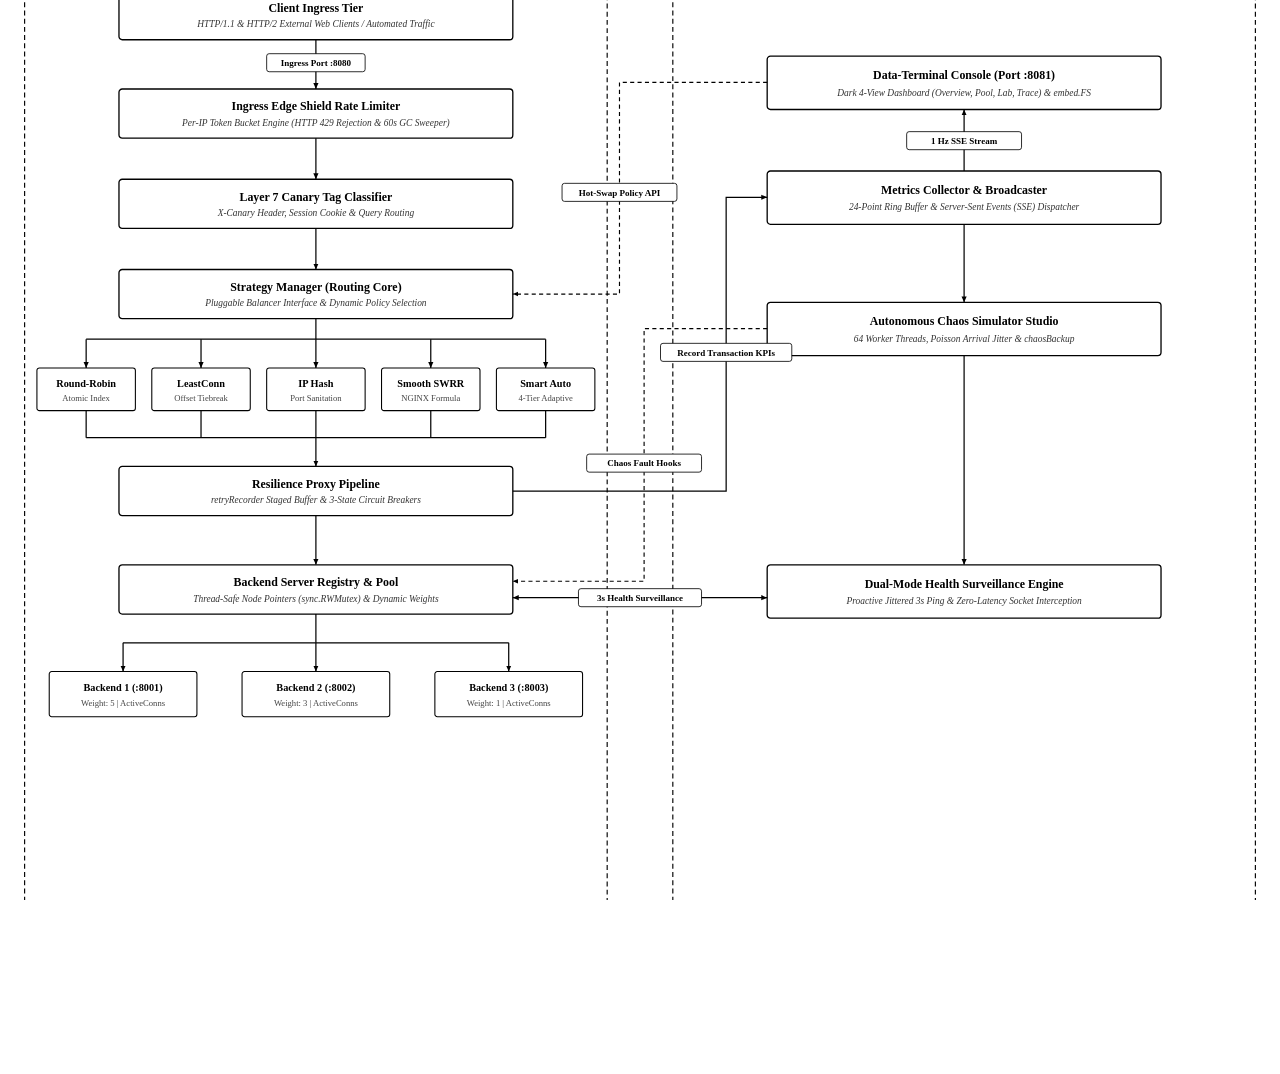
<file: EST-report/images/figure_2_3_arch.html>
<!DOCTYPE html>
<html lang="en">
<head>
<meta charset="UTF-8">
<style>
  * { box-sizing: border-box; margin: 0; padding: 0; }
  html, body {
    margin: 0;
    padding: 0;
    overflow: hidden;
    background-color: #FFFFFF;
    font-family: "Latin Modern Roman", "Computer Modern", "Times New Roman", Times, serif;
    display: flex;
    justify-content: center;
    align-items: center;
    width: 100%;
    height: 100%;
  }
  .canvas {
    width: 1560px;
    height: 1240px;
    background: #FFFFFF;
    position: relative;
  }
  svg {
    width: 100%;
    height: 100%;
    overflow: visible;
  }

  /* Structural Component Boxes (LaTeX TikZ Style) */
  .comp-box {
    fill: #FFFFFF;
    stroke: #000000;
    stroke-width: 1.6px;
    rx: 4px;
  }
  .subcomp-box {
    fill: #FFFFFF;
    stroke: #000000;
    stroke-width: 1.3px;
    rx: 3px;
  }
  .group-box {
    fill: #FFFFFF;
    stroke: #000000;
    stroke-width: 1.4px;
    stroke-dasharray: 6,4;
    rx: 4px;
  }

  /* Typography */
  .title-main {
    font-size: 14.5px;
    font-weight: bold;
    fill: #000000;
    text-anchor: middle;
  }
  .title-sub {
    font-size: 11.5px;
    fill: #333333;
    text-anchor: middle;
    font-style: italic;
  }
  .algo-title {
    font-size: 12.5px;
    font-weight: bold;
    fill: #000000;
    text-anchor: middle;
  }
  .algo-sub {
    font-size: 10.5px;
    fill: #444444;
    text-anchor: middle;
  }
  .plane-header {
    font-size: 13.5px;
    font-weight: bold;
    fill: #000000;
    text-anchor: middle;
    letter-spacing: 0.5px;
  }

  /* Connectors */
  .line-solid {
    fill: none;
    stroke: #000000;
    stroke-width: 1.5px;
  }
  .line-dash {
    fill: none;
    stroke: #000000;
    stroke-width: 1.4px;
    stroke-dasharray: 5,4;
  }

  /* Label Badges */
  .badge-rect {
    fill: #FFFFFF;
    stroke: #000000;
    stroke-width: 1px;
    rx: 3px;
  }
  .badge-text {
    font-size: 11px;
    font-weight: bold;
    fill: #000000;
    text-anchor: middle;
  }
</style>
</head>
<body>
<div class="canvas">
<svg viewBox="0 0 1560 1240" xmlns="http://www.w3.org/2000/svg">
  <defs>
    <!-- Sharp Black Arrowheads -->
    <marker id="arr-black" viewBox="0 0 10 10" refX="8" refY="5" markerWidth="6" markerHeight="6" orient="auto-start-reverse">
      <path d="M 0 1.5 L 8 5 L 0 8.5 z" fill="#000000" />
    </marker>
    <marker id="open-arr" viewBox="0 0 10 10" refX="8" refY="5" markerWidth="6" markerHeight="6" orient="auto-start-reverse">
      <path d="M 1 1.5 L 8 5 L 1 8.5" fill="none" stroke="#000000" stroke-width="1.4" />
    </marker>
  </defs>

  <!-- ==================== PLANE BOUNDARIES & HEADERS ==================== -->
  <!-- Left Plane: Ingress Data Plane -->
  <rect class="group-box" x="30" y="20" width="710" height="1200" />
  <text class="plane-header" x="385" y="44">INGRESS DATA PLANE (PORT :8080)</text>

  <!-- Right Plane: Control & Observability Plane -->
  <rect class="group-box" x="820" y="20" width="710" height="1200" />
  <text class="plane-header" x="1175" y="44">CONTROL &amp; OBSERVABILITY PLANE (PORT :8081)</text>

  <!-- ==================== LEFT PLANE: INGRESS HOT-PATH PIPELINE (Center X = 385) ==================== -->
  <!-- 1. Client Ingress Tier -->
  <g transform="translate(145, 60)">
    <rect class="comp-box" x="0" y="0" width="480" height="60" />
    <text class="title-main" x="240" y="26">Client Ingress Tier</text>
    <text class="title-sub" x="240" y="45">HTTP/1.1 &amp; HTTP/2 External Web Clients / Automated Traffic</text>
  </g>

  <!-- Connector: Client -> Edge Shield with Port :8080 Badge -->
  <line class="line-solid" x1="385" y1="120" x2="385" y2="180" marker-end="url(#arr-black)" />
  <rect class="badge-rect" x="325" y="137" width="120" height="22" />
  <text class="badge-text" x="385" y="152">Ingress Port :8080</text>

  <!-- 2. Ingress Edge Shield Rate Limiter -->
  <g transform="translate(145, 180)">
    <rect class="comp-box" x="0" y="0" width="480" height="60" />
    <text class="title-main" x="240" y="26">Ingress Edge Shield Rate Limiter</text>
    <text class="title-sub" x="240" y="45">Per-IP Token Bucket Engine (HTTP 429 Rejection &amp; 60s GC Sweeper)</text>
  </g>

  <!-- Connector: Edge Shield -> Canary Classifier -->
  <line class="line-solid" x1="385" y1="240" x2="385" y2="290" marker-end="url(#arr-black)" />

  <!-- 3. Layer 7 Canary Tag Classifier -->
  <g transform="translate(145, 290)">
    <rect class="comp-box" x="0" y="0" width="480" height="60" />
    <text class="title-main" x="240" y="26">Layer 7 Canary Tag Classifier</text>
    <text class="title-sub" x="240" y="45">X-Canary Header, Session Cookie &amp; Query Routing</text>
  </g>

  <!-- Connector: Canary Classifier -> Strategy Manager -->
  <line class="line-solid" x1="385" y1="350" x2="385" y2="400" marker-end="url(#arr-black)" />

  <!-- 4. Strategy Manager (Routing Core) -->
  <g transform="translate(145, 400)">
    <rect class="comp-box" x="0" y="0" width="480" height="60" />
    <text class="title-main" x="240" y="26">Strategy Manager (Routing Core)</text>
    <text class="title-sub" x="240" y="45">Pluggable Balancer Interface &amp; Dynamic Policy Selection</text>
  </g>

  <!-- Connector: Strategy Manager -> 5 Algorithms Distribution Bus -->
  <line class="line-solid" x1="385" y1="460" x2="385" y2="485" />
  <line class="line-solid" x1="105" y1="485" x2="665" y2="485" />
  <line class="line-solid" x1="105" y1="485" x2="105" y2="520" marker-end="url(#arr-black)" />
  <line class="line-solid" x1="245" y1="485" x2="245" y2="520" marker-end="url(#arr-black)" />
  <line class="line-solid" x1="385" y1="485" x2="385" y2="520" marker-end="url(#arr-black)" />
  <line class="line-solid" x1="525" y1="485" x2="525" y2="520" marker-end="url(#arr-black)" />
  <line class="line-solid" x1="665" y1="485" x2="665" y2="520" marker-end="url(#arr-black)" />

  <!-- 5. Five Active Routing Algorithms (Sub-Panel) -->
  <g transform="translate(45, 520)">
    <rect class="subcomp-box" x="0" y="0" width="120" height="52" />
    <text class="algo-title" x="60" y="23">Round-Robin</text>
    <text class="algo-sub" x="60" y="40">Atomic Index</text>
  </g>

  <g transform="translate(185, 520)">
    <rect class="subcomp-box" x="0" y="0" width="120" height="52" />
    <text class="algo-title" x="60" y="23">LeastConn</text>
    <text class="algo-sub" x="60" y="40">Offset Tiebreak</text>
  </g>

  <g transform="translate(325, 520)">
    <rect class="subcomp-box" x="0" y="0" width="120" height="52" />
    <text class="algo-title" x="60" y="23">IP Hash</text>
    <text class="algo-sub" x="60" y="40">Port Sanitation</text>
  </g>

  <g transform="translate(465, 520)">
    <rect class="subcomp-box" x="0" y="0" width="120" height="52" />
    <text class="algo-title" x="60" y="23">Smooth SWRR</text>
    <text class="algo-sub" x="60" y="40">NGINX Formula</text>
  </g>

  <g transform="translate(605, 520)">
    <rect class="subcomp-box" x="0" y="0" width="120" height="52" />
    <text class="algo-title" x="60" y="23">Smart Auto</text>
    <text class="algo-sub" x="60" y="40">4-Tier Adaptive</text>
  </g>

  <!-- Collector Bus from 5 Algorithms -> Resilience Proxy Pipeline -->
  <line class="line-solid" x1="105" y1="572" x2="105" y2="605" />
  <line class="line-solid" x1="245" y1="572" x2="245" y2="605" />
  <line class="line-solid" x1="385" y1="572" x2="385" y2="605" />
  <line class="line-solid" x1="525" y1="572" x2="525" y2="605" />
  <line class="line-solid" x1="665" y1="572" x2="665" y2="605" />
  <line class="line-solid" x1="105" y1="605" x2="665" y2="605" />
  <line class="line-solid" x1="385" y1="605" x2="385" y2="640" marker-end="url(#arr-black)" />

  <!-- 6. Resilience Proxy Pipeline -->
  <g transform="translate(145, 640)">
    <rect class="comp-box" x="0" y="0" width="480" height="60" />
    <text class="title-main" x="240" y="26">Resilience Proxy Pipeline</text>
    <text class="title-sub" x="240" y="45">retryRecorder Staged Buffer &amp; 3-State Circuit Breakers</text>
  </g>

  <!-- Connector: Resilience Proxy -> Backend Pool -->
  <line class="line-solid" x1="385" y1="700" x2="385" y2="760" marker-end="url(#arr-black)" />

  <!-- 7. Backend Server Registry & Pool -->
  <g transform="translate(145, 760)">
    <rect class="comp-box" x="0" y="0" width="480" height="60" />
    <text class="title-main" x="240" y="26">Backend Server Registry &amp; Pool</text>
    <text class="title-sub" x="240" y="45">Thread-Safe Node Pointers (sync.RWMutex) &amp; Dynamic Weights</text>
  </g>

  <!-- Fan-out from Pool -> 3 Upstream Backend Nodes -->
  <line class="line-solid" x1="385" y1="820" x2="385" y2="855" />
  <line class="line-solid" x1="150" y1="855" x2="620" y2="855" />
  <line class="line-solid" x1="150" y1="855" x2="150" y2="890" marker-end="url(#arr-black)" />
  <line class="line-solid" x1="385" y1="855" x2="385" y2="890" marker-end="url(#arr-black)" />
  <line class="line-solid" x1="620" y1="855" x2="620" y2="890" marker-end="url(#arr-black)" />

  <!-- 8. Upstream Nodes -->
  <g transform="translate(60, 890)">
    <rect class="subcomp-box" x="0" y="0" width="180" height="55" />
    <text class="algo-title" x="90" y="24">Backend 1 (:8001)</text>
    <text class="algo-sub" x="90" y="42">Weight: 5 | ActiveConns</text>
  </g>

  <g transform="translate(295, 890)">
    <rect class="subcomp-box" x="0" y="0" width="180" height="55" />
    <text class="algo-title" x="90" y="24">Backend 2 (:8002)</text>
    <text class="algo-sub" x="90" y="42">Weight: 3 | ActiveConns</text>
  </g>

  <g transform="translate(530, 890)">
    <rect class="subcomp-box" x="0" y="0" width="180" height="55" />
    <text class="algo-title" x="90" y="24">Backend 3 (:8003)</text>
    <text class="algo-sub" x="90" y="42">Weight: 1 | ActiveConns</text>
  </g>

  <!-- ==================== RIGHT PLANE: CONTROL & TELEMETRY (Center X = 1175) ==================== -->
  <!-- 1. Data-Terminal Console -->
  <g transform="translate(935, 140)">
    <rect class="comp-box" x="0" y="0" width="480" height="65" />
    <text class="title-main" x="240" y="28">Data-Terminal Console (Port :8081)</text>
    <text class="title-sub" x="240" y="48">Dark 4-View Dashboard (Overview, Pool, Lab, Trace) &amp; embed.FS</text>
  </g>

  <!-- Upward Telemetry Stream: Metrics Collector -> Console with 1 Hz SSE Stream Badge -->
  <line class="line-solid" x1="1175" y1="280" x2="1175" y2="205" marker-end="url(#arr-black)" />
  <rect class="badge-rect" x="1105" y="232" width="140" height="22" />
  <text class="badge-text" x="1175" y="247">1 Hz SSE Stream</text>

  <!-- 2. Metrics Collector & Telemetry Broadcaster -->
  <g transform="translate(935, 280)">
    <rect class="comp-box" x="0" y="0" width="480" height="65" />
    <text class="title-main" x="240" y="28">Metrics Collector &amp; Broadcaster</text>
    <text class="title-sub" x="240" y="48">24-Point Ring Buffer &amp; Server-Sent Events (SSE) Dispatcher</text>
  </g>

  <!-- Connector: Metrics Collector -> Chaos Simulator -->
  <line class="line-solid" x1="1175" y1="345" x2="1175" y2="440" marker-end="url(#arr-black)" />

  <!-- 3. Autonomous Chaos Simulator Studio -->
  <g transform="translate(935, 440)">
    <rect class="comp-box" x="0" y="0" width="480" height="65" />
    <text class="title-main" x="240" y="28">Autonomous Chaos Simulator Studio</text>
    <text class="title-sub" x="240" y="48">64 Worker Threads, Poisson Arrival Jitter &amp; chaosBackup</text>
  </g>

  <!-- Connector: Chaos Simulator -> Dual-Mode Health Engine -->
  <line class="line-solid" x1="1175" y1="505" x2="1175" y2="760" marker-end="url(#arr-black)" />

  <!-- 4. Dual-Mode Health Surveillance Engine -->
  <g transform="translate(935, 760)">
    <rect class="comp-box" x="0" y="0" width="480" height="65" />
    <text class="title-main" x="240" y="28">Dual-Mode Health Surveillance Engine</text>
    <text class="title-sub" x="240" y="48">Proactive Jittered 3s Ping &amp; Zero-Latency Socket Interception</text>
  </g>

  <!-- ==================== CROSS-PLANE INTER-TIER HIGHWAY (DEDICATED LANES) ==================== -->
  <!-- Lane 1 (Track X=755): Hot-Swap Policy API (Console -> Strategy Manager) -->
  <path class="line-dash" d="M 935 172 L 755 172 L 755 430 L 625 430" marker-end="url(#arr-black)" />
  <rect class="badge-rect" x="685" y="295" width="140" height="22" />
  <text class="badge-text" x="755" y="310">Hot-Swap Policy API</text>

  <!-- Lane 2 (Track X=885): Record Transaction KPIs (Proxy Pipeline -> Metrics Collector) -->
  <path class="line-solid" d="M 625 670 L 885 670 L 885 312 L 935 312" marker-end="url(#arr-black)" />
  <rect class="badge-rect" x="805" y="490" width="160" height="22" />
  <text class="badge-text" x="885" y="505">Record Transaction KPIs</text>

  <!-- Lane 3 (Track X=785): Chaos Fault Hooks (Chaos Simulator -> Backend Pool) -->
  <path class="line-dash" d="M 935 472 L 785 472 L 785 780 L 625 780" marker-end="url(#arr-black)" />
  <rect class="badge-rect" x="715" y="625" width="140" height="22" />
  <text class="badge-text" x="785" y="640">Chaos Fault Hooks</text>

  <!-- Bidirectional Line: 3s Health Surveillance (Backend Pool <-> Health Engine) -->
  <line class="line-solid" x1="625" y1="800" x2="935" y2="800" marker-end="url(#arr-black)" marker-start="url(#arr-black)" />
  <rect class="badge-rect" x="705" y="789" width="150" height="22" />
  <text class="badge-text" x="780" y="804">3s Health Surveillance</text>

</svg>
</div>
</body>
</html>
</file>
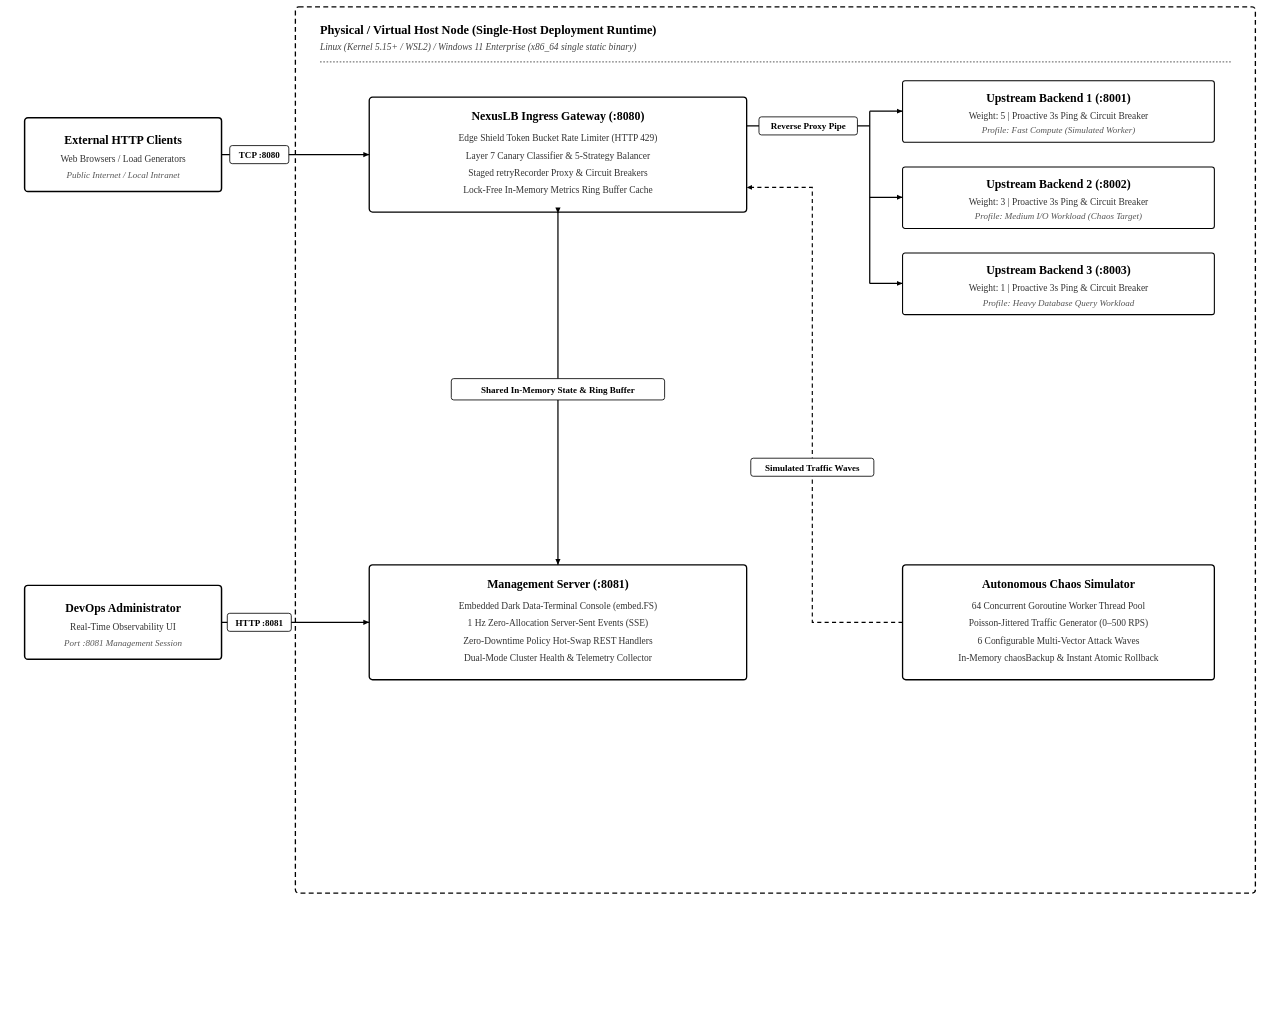
<file: EST-report/images/figure_2_4_deploy.html>
<!DOCTYPE html>
<html lang="en">
<head>
<meta charset="UTF-8">
<style>
  * { box-sizing: border-box; margin: 0; padding: 0; }
  html, body {
    margin: 0;
    padding: 0;
    overflow: hidden;
    background-color: #FFFFFF;
    font-family: "Latin Modern Roman", "Computer Modern", "Times New Roman", Times, serif;
    display: flex;
    justify-content: center;
    align-items: center;
    width: 100%;
    height: 100%;
  }
  .canvas {
    width: 1560px;
    height: 1150px;
    background: #FFFFFF;
    position: relative;
  }
  svg {
    width: 100%;
    height: 100%;
    overflow: visible;
  }

  /* Structural Boxes (LaTeX TikZ Style) */
  .host-boundary {
    fill: #FFFFFF;
    stroke: #000000;
    stroke-width: 1.6px;
    stroke-dasharray: 6,4;
    rx: 4px;
  }
  .comp-box {
    fill: #FFFFFF;
    stroke: #000000;
    stroke-width: 1.6px;
    rx: 4px;
  }
  .ext-box {
    fill: #FFFFFF;
    stroke: #000000;
    stroke-width: 1.8px;
    rx: 4px;
  }
  .subcomp-box {
    fill: #FFFFFF;
    stroke: #000000;
    stroke-width: 1.3px;
    rx: 3px;
  }

  /* Typography */
  .host-title {
    font-size: 15px;
    font-weight: bold;
    fill: #000000;
  }
  .host-sub {
    font-size: 11.5px;
    fill: #444444;
    font-style: italic;
  }
  .title-main {
    font-size: 14.5px;
    font-weight: bold;
    fill: #000000;
    text-anchor: middle;
  }
  .title-sub {
    font-size: 11.5px;
    fill: #333333;
    text-anchor: middle;
  }
  .title-italic {
    font-size: 11px;
    fill: #555555;
    font-style: italic;
    text-anchor: middle;
  }

  /* Connectors */
  .line-solid {
    fill: none;
    stroke: #000000;
    stroke-width: 1.5px;
  }
  .line-dash {
    fill: none;
    stroke: #000000;
    stroke-width: 1.4px;
    stroke-dasharray: 5,4;
  }

  /* Label Badges */
  .badge-rect {
    fill: #FFFFFF;
    stroke: #000000;
    stroke-width: 1px;
    rx: 3px;
  }
  .badge-text {
    font-size: 11px;
    font-weight: bold;
    fill: #000000;
    text-anchor: middle;
  }
</style>
</head>
<body>
<div class="canvas">
<svg viewBox="0 0 1560 1150" xmlns="http://www.w3.org/2000/svg">
  <defs>
    <!-- Arrowhead Markers -->
    <marker id="arr-black" viewBox="0 0 10 10" refX="8" refY="5" markerWidth="6" markerHeight="6" orient="auto-start-reverse">
      <path d="M 0 1.5 L 8 5 L 0 8.5 z" fill="#000000" />
    </marker>
    <marker id="arr-rev" viewBox="0 0 10 10" refX="2" refY="5" markerWidth="6" markerHeight="6" orient="auto-start-reverse">
      <path d="M 8 1.5 L 0 5 L 8 8.5 z" fill="#000000" />
    </marker>
  </defs>

  <!-- ==================== EXTERNAL CLIENTS (OUTSIDE HOST BOUNDARY) ==================== -->
  <!-- 1. External HTTP Clients (Left Top) -->
  <g transform="translate(30, 170)">
    <rect class="ext-box" x="0" y="0" width="240" height="90" />
    <text class="title-main" x="120" y="32">External HTTP Clients</text>
    <text class="title-sub" x="120" y="54">Web Browsers / Load Generators</text>
    <text class="title-italic" x="120" y="74">Public Internet / Local Intranet</text>
  </g>

  <!-- 2. External DevOps Administrator (Left Bottom) -->
  <g transform="translate(30, 740)">
    <rect class="ext-box" x="0" y="0" width="240" height="90" />
    <text class="title-main" x="120" y="32">DevOps Administrator</text>
    <text class="title-sub" x="120" y="54">Real-Time Observability UI</text>
    <text class="title-italic" x="120" y="74">Port :8081 Management Session</text>
  </g>

  <!-- ==================== PHYSICAL / VIRTUAL HOST BOUNDARY ==================== -->
  <rect class="host-boundary" x="360" y="35" width="1170" height="1080" />
  <text class="host-title" x="390" y="68">Physical / Virtual Host Node (Single-Host Deployment Runtime)</text>
  <text class="host-sub" x="390" y="88">Linux (Kernel 5.15+ / WSL2) / Windows 11 Enterprise (x86_64 single static binary)</text>
  <line x1="390" y1="102" x2="1500" y2="102" stroke="#000000" stroke-width="0.8" stroke-dasharray="2,2" />

  <!-- ==================== INGRESS GATEWAY (PORT :8080) ==================== -->
  <g transform="translate(450, 145)">
    <rect class="comp-box" x="0" y="0" width="460" height="140" />
    <text class="title-main" x="230" y="28">NexusLB Ingress Gateway (:8080)</text>
    <text class="title-sub" x="230" y="54">Edge Shield Token Bucket Rate Limiter (HTTP 429)</text>
    <text class="title-sub" x="230" y="75">Layer 7 Canary Classifier &amp; 5-Strategy Balancer</text>
    <text class="title-sub" x="230" y="96">Staged retryRecorder Proxy &amp; Circuit Breakers</text>
    <text class="title-sub" x="230" y="117">Lock-Free In-Memory Metrics Ring Buffer Cache</text>
  </g>

  <!-- ==================== MANAGEMENT SERVER (PORT :8081) ==================== -->
  <g transform="translate(450, 715)">
    <rect class="comp-box" x="0" y="0" width="460" height="140" />
    <text class="title-main" x="230" y="28">Management Server (:8081)</text>
    <text class="title-sub" x="230" y="54">Embedded Dark Data-Terminal Console (embed.FS)</text>
    <text class="title-sub" x="230" y="75">1 Hz Zero-Allocation Server-Sent Events (SSE)</text>
    <text class="title-sub" x="230" y="96">Zero-Downtime Policy Hot-Swap REST Handlers</text>
    <text class="title-sub" x="230" y="117">Dual-Mode Cluster Health &amp; Telemetry Collector</text>
  </g>

  <!-- Shared Memory IPC Link between Gateway and Management Server -->
  <line class="line-solid" x1="680" y1="285" x2="680" y2="715" marker-start="url(#arr-rev)" marker-end="url(#arr-black)" />
  <rect class="badge-rect" x="550" y="488" width="260" height="26" />
  <text class="badge-text" x="680" y="505">Shared In-Memory State &amp; Ring Buffer</text>

  <!-- ==================== UPSTREAM BACKENDS (RIGHT TOP) ==================== -->
  <!-- Backend 1 -->
  <g transform="translate(1100, 125)">
    <rect class="subcomp-box" x="0" y="0" width="380" height="75" />
    <text class="title-main" x="190" y="26">Upstream Backend 1 (:8001)</text>
    <text class="title-sub" x="190" y="46">Weight: 5 | Proactive 3s Ping &amp; Circuit Breaker</text>
    <text class="title-italic" x="190" y="64">Profile: Fast Compute (Simulated Worker)</text>
  </g>

  <!-- Backend 2 -->
  <g transform="translate(1100, 230)">
    <rect class="subcomp-box" x="0" y="0" width="380" height="75" />
    <text class="title-main" x="190" y="26">Upstream Backend 2 (:8002)</text>
    <text class="title-sub" x="190" y="46">Weight: 3 | Proactive 3s Ping &amp; Circuit Breaker</text>
    <text class="title-italic" x="190" y="64">Profile: Medium I/O Workload (Chaos Target)</text>
  </g>

  <!-- Backend 3 -->
  <g transform="translate(1100, 335)">
    <rect class="subcomp-box" x="0" y="0" width="380" height="75" />
    <text class="title-main" x="190" y="26">Upstream Backend 3 (:8003)</text>
    <text class="title-sub" x="190" y="46">Weight: 1 | Proactive 3s Ping &amp; Circuit Breaker</text>
    <text class="title-italic" x="190" y="64">Profile: Heavy Database Query Workload</text>
  </g>

  <!-- ==================== AUTONOMOUS CHAOS SIMULATOR (RIGHT BOTTOM) ==================== -->
  <g transform="translate(1100, 715)">
    <rect class="comp-box" x="0" y="0" width="380" height="140" />
    <text class="title-main" x="190" y="28">Autonomous Chaos Simulator</text>
    <text class="title-sub" x="190" y="54">64 Concurrent Goroutine Worker Thread Pool</text>
    <text class="title-sub" x="190" y="75">Poisson-Jittered Traffic Generator (0–500 RPS)</text>
    <text class="title-sub" x="190" y="96">6 Configurable Multi-Vector Attack Waves</text>
    <text class="title-sub" x="190" y="117">In-Memory chaosBackup &amp; Instant Atomic Rollback</text>
  </g>

  <!-- ==================== INGRESS CONNECTIONS (EXTERNAL -> HOST) ==================== -->
  <!-- Client -> Ingress Gateway (TCP :8080) -->
  <line class="line-solid" x1="270" y1="215" x2="450" y2="215" marker-end="url(#arr-black)" />
  <rect class="badge-rect" x="280" y="204" width="72" height="22" />
  <text class="badge-text" x="316" y="219">TCP :8080</text>

  <!-- DevOps Admin -> Management Server (HTTP :8081) -->
  <line class="line-solid" x1="270" y1="785" x2="450" y2="785" marker-end="url(#arr-black)" />
  <rect class="badge-rect" x="277" y="774" width="78" height="22" />
  <text class="badge-text" x="316" y="789">HTTP :8081</text>

  <!-- ==================== PROXY DISTRIBUTION TREE (GATEWAY -> BACKENDS) ==================== -->
  <!-- Horizontal Trunk exits Gateway at Y=180 -->
  <line class="line-solid" x1="910" y1="180" x2="1060" y2="180" />
  <rect class="badge-rect" x="925" y="169" width="120" height="22" />
  <text class="badge-text" x="985" y="184">Reverse Proxy Pipe</text>

  <!-- Vertical Distribution Bus at X=1060 -->
  <line class="line-solid" x1="1060" y1="162" x2="1060" y2="372" />

  <!-- Branches into Backend Instances -->
  <line class="line-solid" x1="1060" y1="162" x2="1100" y2="162" marker-end="url(#arr-black)" />
  <line class="line-solid" x1="1060" y1="267" x2="1100" y2="267" marker-end="url(#arr-black)" />
  <line class="line-solid" x1="1060" y1="372" x2="1100" y2="372" marker-end="url(#arr-black)" />

  <!-- ==================== CHAOS TRAFFIC INJECTION (SIMULATOR -> GATEWAY) ==================== -->
  <!-- Enters Gateway at Y=255, turns at X=990, drops to Y=785, enters Simulator at X=1100 -->
  <path class="line-dash" d="M 1100 785 L 990 785 L 990 255 L 910 255" marker-end="url(#arr-black)" />
  <rect class="badge-rect" x="915" y="585" width="150" height="22" />
  <text class="badge-text" x="990" y="600">Simulated Traffic Waves</text>

</svg>
</div>
</body>
</html>
</file>
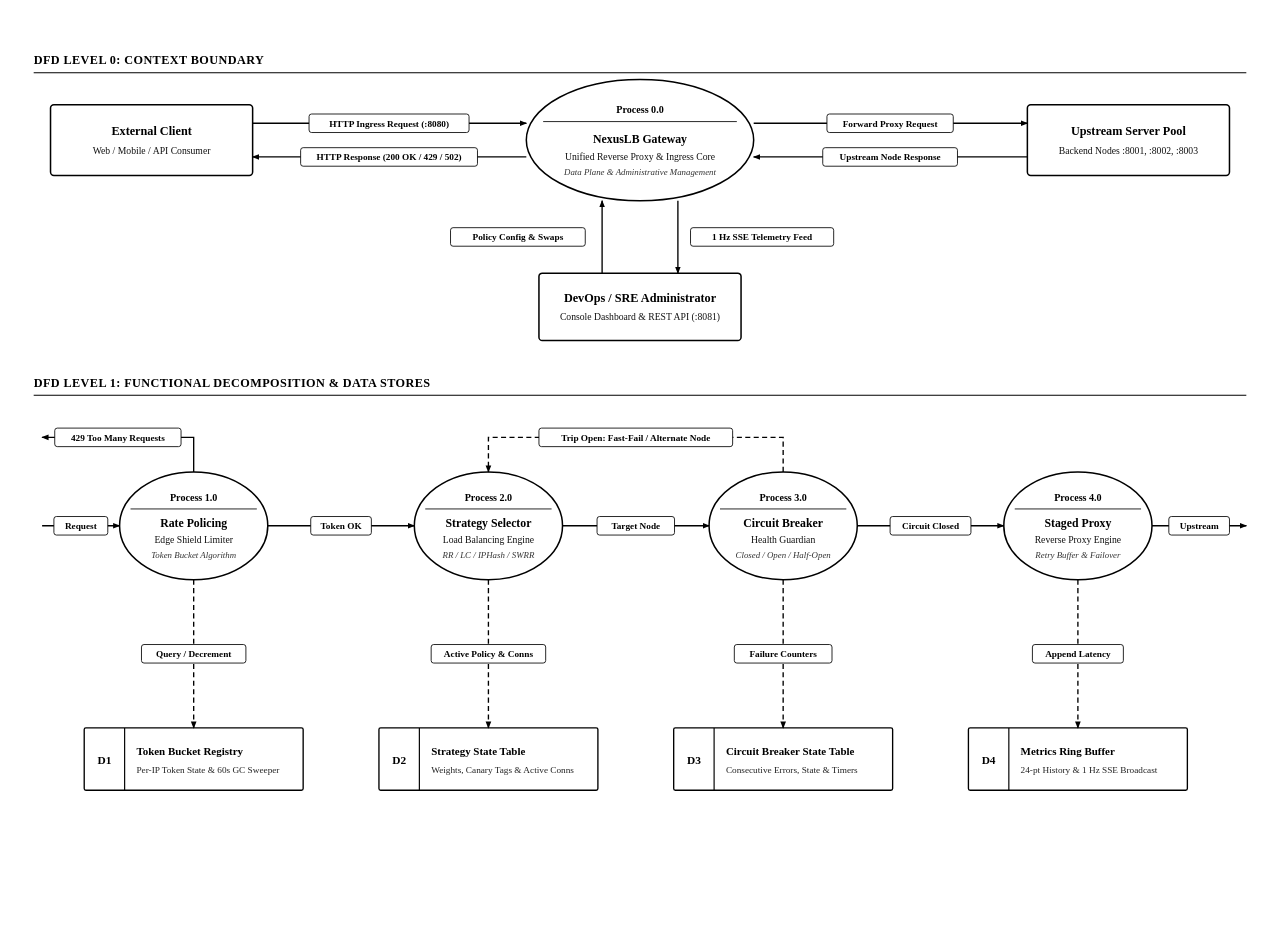
<file: EST-report/images/figure_2_5_dfd.html>
<!DOCTYPE html>
<html lang="en">
<head>
<meta charset="UTF-8">
<style>
  * { box-sizing: border-box; margin: 0; padding: 0; }
  html, body {
    margin: 0;
    padding: 0;
    overflow: hidden;
    background-color: #FFFFFF;
    font-family: "Latin Modern Roman", "Computer Modern", "Times New Roman", Times, serif;
    display: flex;
    justify-content: center;
    align-items: center;
    width: 100%;
    height: 100%;
  }
  .canvas {
    width: 1520px;
    height: 980px;
    background: #FFFFFF;
    position: relative;
  }
  svg {
    width: 100%;
    height: 100%;
    overflow: visible;
  }

  /* Section Dividers */
  .section-label {
    font-size: 14.5px;
    font-weight: bold;
    fill: #000000;
    letter-spacing: 0.5px;
  }
  .section-rule {
    stroke: #000000;
    stroke-width: 1.2px;
  }

  /* External Entities */
  .entity-box {
    fill: #FFFFFF;
    stroke: #000000;
    stroke-width: 1.8px;
    rx: 4px;
  }
  .entity-title {
    font-size: 14.5px;
    font-weight: bold;
    fill: #000000;
    text-anchor: middle;
  }
  .entity-sub {
    font-size: 11.5px;
    font-weight: normal;
    fill: #111111;
    text-anchor: middle;
  }

  /* Process Bubbles */
  .process-bubble {
    fill: #FFFFFF;
    stroke: #000000;
    stroke-width: 1.8px;
  }
  .process-divider {
    stroke: #000000;
    stroke-width: 1px;
  }
  .process-id {
    font-size: 12px;
    font-weight: bold;
    fill: #000000;
    text-anchor: middle;
  }
  .process-title {
    font-size: 14px;
    font-weight: bold;
    fill: #000000;
    text-anchor: middle;
  }
  .process-desc {
    font-size: 11.5px;
    font-weight: normal;
    fill: #111111;
    text-anchor: middle;
  }
  .process-subdesc {
    font-size: 10.5px;
    font-weight: normal;
    font-style: italic;
    fill: #333333;
    text-anchor: middle;
  }

  /* Data Store Boxes (Gane & Sarson DFD notation) */
  .store-box {
    fill: #FFFFFF;
    stroke: #000000;
    stroke-width: 1.6px;
    rx: 2px;
  }
  .store-divider {
    stroke: #000000;
    stroke-width: 1.4px;
  }
  .store-id {
    font-size: 13.5px;
    font-weight: bold;
    fill: #000000;
    text-anchor: middle;
  }
  .store-title {
    font-size: 13px;
    font-weight: bold;
    fill: #000000;
    text-anchor: start;
  }
  .store-sub {
    font-size: 11px;
    font-weight: normal;
    fill: #222222;
    text-anchor: start;
  }

  /* Flow Connectors */
  .conn-flow {
    fill: none;
    stroke: #000000;
    stroke-width: 1.6px;
  }
  .conn-dash {
    fill: none;
    stroke: #000000;
    stroke-width: 1.6px;
    stroke-dasharray: 6,4;
  }

  /* Badges & Labels */
  .badge-bg {
    fill: #FFFFFF;
    stroke: #000000;
    stroke-width: 1px;
    rx: 3px;
  }
  .badge-text {
    font-size: 11px;
    font-weight: bold;
    fill: #000000;
    text-anchor: middle;
  }
</style>
</head>
<body>
<div class="canvas">
<svg viewBox="0 0 1520 980" xmlns="http://www.w3.org/2000/svg">
  <defs>
    <marker id="arrow" viewBox="0 0 10 10" refX="8" refY="5" markerWidth="6" markerHeight="6" orient="auto-start-reverse">
      <path d="M 0 1.5 L 9 5 L 0 8.5 z" fill="#000000" />
    </marker>
  </defs>

  <!-- ==================== DFD LEVEL 0: CONTEXT BOUNDARY ==================== -->
  <text class="section-label" x="40" y="32">DFD LEVEL 0: CONTEXT BOUNDARY</text>
  <line class="section-rule" x1="40" y1="42" x2="1480" y2="42" />

  <!-- External Entity 1: External Client (X=60, Y=80, W=240, H=84) -->
  <g transform="translate(60, 80)">
    <rect class="entity-box" x="0" y="0" width="240" height="84" />
    <text class="entity-title" x="120" y="36">External Client</text>
    <text class="entity-sub" x="120" y="58">Web / Mobile / API Consumer</text>
  </g>

  <!-- Process 0.0: NexusLB Gateway (Center X=760, Center Y=122, rx=135, ry=72) -->
  <g transform="translate(760, 122)">
    <ellipse class="process-bubble" cx="0" cy="0" rx="135" ry="72" />
    <line class="process-divider" x1="-115" y1="-22" x2="115" y2="-22" />
    <text class="process-id" x="0" y="-32">Process 0.0</text>
    <text class="process-title" x="0" y="4">NexusLB Gateway</text>
    <text class="process-desc" x="0" y="24">Unified Reverse Proxy &amp; Ingress Core</text>
    <text class="process-subdesc" x="0" y="42">Data Plane &amp; Administrative Management</text>
  </g>

  <!-- External Entity 2: Upstream Pool (X=1220, Y=80, W=240, H=84) -->
  <g transform="translate(1220, 80)">
    <rect class="entity-box" x="0" y="0" width="240" height="84" />
    <text class="entity-title" x="120" y="36">Upstream Server Pool</text>
    <text class="entity-sub" x="120" y="58">Backend Nodes :8001, :8002, :8003</text>
  </g>

  <!-- External Entity 3: DevOps / SRE Admin (X=640, Y=280, W=240, H=80) -->
  <g transform="translate(640, 280)">
    <rect class="entity-box" x="0" y="0" width="240" height="80" />
    <text class="entity-title" x="120" y="34">DevOps / SRE Administrator</text>
    <text class="entity-sub" x="120" y="56">Console Dashboard &amp; REST API (:8081)</text>
  </g>

  <!-- Connectors: Client <-> Process 0.0 -->
  <!-- Top: Client -> Gateway (HTTP Ingress Request) -->
  <path class="conn-flow" d="M 300 102 L 625 102" marker-end="url(#arrow)" />
  <g transform="translate(462, 102)">
    <rect class="badge-bg" x="-95" y="-11" width="190" height="22" />
    <text class="badge-text" x="0" y="4">HTTP Ingress Request (:8080)</text>
  </g>

  <!-- Bottom: Gateway -> Client (HTTP Response) -->
  <path class="conn-flow" d="M 625 142 L 300 142" marker-end="url(#arrow)" />
  <g transform="translate(462, 142)">
    <rect class="badge-bg" x="-105" y="-11" width="210" height="22" />
    <text class="badge-text" x="0" y="4">HTTP Response (200 OK / 429 / 502)</text>
  </g>

  <!-- Connectors: Process 0.0 <-> Upstream Pool -->
  <!-- Top: Gateway -> Upstream (Forward Proxy Request) -->
  <path class="conn-flow" d="M 895 102 L 1220 102" marker-end="url(#arrow)" />
  <g transform="translate(1057, 102)">
    <rect class="badge-bg" x="-75" y="-11" width="150" height="22" />
    <text class="badge-text" x="0" y="4">Forward Proxy Request</text>
  </g>

  <!-- Bottom: Upstream -> Gateway (Upstream Response) -->
  <path class="conn-flow" d="M 1220 142 L 895 142" marker-end="url(#arrow)" />
  <g transform="translate(1057, 142)">
    <rect class="badge-bg" x="-80" y="-11" width="160" height="22" />
    <text class="badge-text" x="0" y="4">Upstream Node Response</text>
  </g>

  <!-- Connectors: Process 0.0 <-> DevOps Admin (Vertical gap Y=194 to Y=280) -->
  <!-- Admin -> Gateway (Upward at X=715) -->
  <path class="conn-flow" d="M 715 280 L 715 194" marker-end="url(#arrow)" />
  <g transform="translate(615, 237)">
    <rect class="badge-bg" x="-80" y="-11" width="160" height="22" />
    <text class="badge-text" x="0" y="4">Policy Config &amp; Swaps</text>
  </g>

  <!-- Gateway -> Admin (Downward at X=805) -->
  <path class="conn-flow" d="M 805 194 L 805 280" marker-end="url(#arrow)" />
  <g transform="translate(905, 237)">
    <rect class="badge-bg" x="-85" y="-11" width="170" height="22" />
    <text class="badge-text" x="0" y="4">1 Hz SSE Telemetry Feed</text>
  </g>


  <!-- ==================== DFD LEVEL 1: FUNCTIONAL DECOMPOSITION & DATA STORES ==================== -->
  <text class="section-label" x="40" y="415">DFD LEVEL 1: FUNCTIONAL DECOMPOSITION &amp; DATA STORES</text>
  <line class="section-rule" x1="40" y1="425" x2="1480" y2="425" />

  <!-- Process 1.0 (Center X=230, Center Y=580, rx=88, ry=64) -->
  <g transform="translate(230, 580)">
    <ellipse class="process-bubble" cx="0" cy="0" rx="88" ry="64" />
    <line class="process-divider" x1="-75" y1="-20" x2="75" y2="-20" />
    <text class="process-id" x="0" y="-30">Process 1.0</text>
    <text class="process-title" x="0" y="2">Rate Policing</text>
    <text class="process-desc" x="0" y="21">Edge Shield Limiter</text>
    <text class="process-subdesc" x="0" y="38">Token Bucket Algorithm</text>
  </g>

  <!-- Process 2.0 (Center X=580, Center Y=580, rx=88, ry=64) -->
  <g transform="translate(580, 580)">
    <ellipse class="process-bubble" cx="0" cy="0" rx="88" ry="64" />
    <line class="process-divider" x1="-75" y1="-20" x2="75" y2="-20" />
    <text class="process-id" x="0" y="-30">Process 2.0</text>
    <text class="process-title" x="0" y="2">Strategy Selector</text>
    <text class="process-desc" x="0" y="21">Load Balancing Engine</text>
    <text class="process-subdesc" x="0" y="38">RR / LC / IPHash / SWRR</text>
  </g>

  <!-- Process 3.0 (Center X=930, Center Y=580, rx=88, ry=64) -->
  <g transform="translate(930, 580)">
    <ellipse class="process-bubble" cx="0" cy="0" rx="88" ry="64" />
    <line class="process-divider" x1="-75" y1="-20" x2="75" y2="-20" />
    <text class="process-id" x="0" y="-30">Process 3.0</text>
    <text class="process-title" x="0" y="2">Circuit Breaker</text>
    <text class="process-desc" x="0" y="21">Health Guardian</text>
    <text class="process-subdesc" x="0" y="38">Closed / Open / Half-Open</text>
  </g>

  <!-- Process 4.0 (Center X=1280, Center Y=580, rx=88, ry=64) -->
  <g transform="translate(1280, 580)">
    <ellipse class="process-bubble" cx="0" cy="0" rx="88" ry="64" />
    <line class="process-divider" x1="-75" y1="-20" x2="75" y2="-20" />
    <text class="process-id" x="0" y="-30">Process 4.0</text>
    <text class="process-title" x="0" y="2">Staged Proxy</text>
    <text class="process-desc" x="0" y="21">Reverse Proxy Engine</text>
    <text class="process-subdesc" x="0" y="38">Retry Buffer &amp; Failover</text>
  </g>

  <!-- Main Pipeline Flows -->
  <!-- Ingress -> Process 1.0 (Enters from External Client at X=50) -->
  <path class="conn-flow" d="M 50 580 L 142 580" marker-end="url(#arrow)" />
  <g transform="translate(96, 580)">
    <rect class="badge-bg" x="-32" y="-11" width="64" height="22" />
    <text class="badge-text" x="0" y="4">Request</text>
  </g>

  <!-- Process 1.0 -> Process 2.0 -->
  <path class="conn-flow" d="M 318 580 L 492 580" marker-end="url(#arrow)" />
  <g transform="translate(405, 580)">
    <rect class="badge-bg" x="-36" y="-11" width="72" height="22" />
    <text class="badge-text" x="0" y="4">Token OK</text>
  </g>

  <!-- Process 2.0 -> Process 3.0 -->
  <path class="conn-flow" d="M 668 580 L 842 580" marker-end="url(#arrow)" />
  <g transform="translate(755, 580)">
    <rect class="badge-bg" x="-46" y="-11" width="92" height="22" />
    <text class="badge-text" x="0" y="4">Target Node</text>
  </g>

  <!-- Process 3.0 -> Process 4.0 -->
  <path class="conn-flow" d="M 1018 580 L 1192 580" marker-end="url(#arrow)" />
  <g transform="translate(1105, 580)">
    <rect class="badge-bg" x="-48" y="-11" width="96" height="22" />
    <text class="badge-text" x="0" y="4">Circuit Closed</text>
  </g>

  <!-- Process 4.0 -> Upstream Egress (Exits to Upstream Server Pool at X=1480) -->
  <path class="conn-flow" d="M 1368 580 L 1480 580" marker-end="url(#arrow)" />
  <g transform="translate(1424, 580)">
    <rect class="badge-bg" x="-36" y="-11" width="72" height="22" />
    <text class="badge-text" x="0" y="4">Upstream</text>
  </g>

  <!-- Egress & Feedback Flows (Above Pipeline) -->
  <!-- 429 Too Many Requests: Exits Process 1.0 apex (Y=516), goes to Y=475, and returns LEFT to External Client (X=50) -->
  <path class="conn-flow" d="M 230 516 L 230 475 L 50 475" marker-end="url(#arrow)" />
  <g transform="translate(140, 475)">
    <rect class="badge-bg" x="-75" y="-11" width="150" height="22" />
    <text class="badge-text" x="0" y="4">429 Too Many Requests</text>
  </g>

  <!-- Circuit Breaker Trip: Process 3.0 -> Process 2.0 (Dashed Re-Route Loop) -->
  <path class="conn-dash" d="M 930 516 L 930 475 L 580 475 L 580 516" marker-end="url(#arrow)" />
  <g transform="translate(755, 475)">
    <rect class="badge-bg" x="-115" y="-11" width="230" height="22" />
    <text class="badge-text" x="0" y="4">Trip Open: Fast-Fail / Alternate Node</text>
  </g>


  <!-- ==================== DATA STORES (D1 - D4) ==================== -->
  <!-- D1: Token Bucket Registry (Center X=230, Y=820, W=260, H=74, X=100 to 360) -->
  <g transform="translate(100, 820)">
    <rect class="store-box" x="0" y="0" width="260" height="74" />
    <line class="store-divider" x1="48" y1="0" x2="48" y2="74" />
    <text class="store-id" x="24" y="43">D1</text>
    <text class="store-title" x="62" y="32">Token Bucket Registry</text>
    <text class="store-sub" x="62" y="54">Per-IP Token State &amp; 60s GC Sweeper</text>
  </g>

  <!-- D2: Strategy State Table (Center X=580, Y=820, W=260, H=74, X=450 to 710) -->
  <g transform="translate(450, 820)">
    <rect class="store-box" x="0" y="0" width="260" height="74" />
    <line class="store-divider" x1="48" y1="0" x2="48" y2="74" />
    <text class="store-id" x="24" y="43">D2</text>
    <text class="store-title" x="62" y="32">Strategy State Table</text>
    <text class="store-sub" x="62" y="54">Weights, Canary Tags &amp; Active Conns</text>
  </g>

  <!-- D3: Circuit Breaker State Table (Center X=930, Y=820, W=260, H=74, X=800 to 1060) -->
  <g transform="translate(800, 820)">
    <rect class="store-box" x="0" y="0" width="260" height="74" />
    <line class="store-divider" x1="48" y1="0" x2="48" y2="74" />
    <text class="store-id" x="24" y="43">D3</text>
    <text class="store-title" x="62" y="32">Circuit Breaker State Table</text>
    <text class="store-sub" x="62" y="54">Consecutive Errors, State &amp; Timers</text>
  </g>

  <!-- D4: Metrics Ring Buffer (Center X=1280, Y=820, W=260, H=74, X=1150 to 1410) -->
  <g transform="translate(1150, 820)">
    <rect class="store-box" x="0" y="0" width="260" height="74" />
    <line class="store-divider" x1="48" y1="0" x2="48" y2="74" />
    <text class="store-id" x="24" y="43">D4</text>
    <text class="store-title" x="62" y="32">Metrics Ring Buffer</text>
    <text class="store-sub" x="62" y="54">24-pt History &amp; 1 Hz SSE Broadcast</text>
  </g>

  <!-- Connectors: Processes -> Data Stores (Vertical Gap Y=644 to Y=820) -->
  <!-- P1 <-> D1 -->
  <path class="conn-dash" d="M 230 644 L 230 820" marker-end="url(#arrow)" />
  <g transform="translate(230, 732)">
    <rect class="badge-bg" x="-62" y="-11" width="124" height="22" />
    <text class="badge-text" x="0" y="4">Query / Decrement</text>
  </g>

  <!-- P2 <-> D2 -->
  <path class="conn-dash" d="M 580 644 L 580 820" marker-end="url(#arrow)" />
  <g transform="translate(580, 732)">
    <rect class="badge-bg" x="-68" y="-11" width="136" height="22" />
    <text class="badge-text" x="0" y="4">Active Policy &amp; Conns</text>
  </g>

  <!-- P3 <-> D3 -->
  <path class="conn-dash" d="M 930 644 L 930 820" marker-end="url(#arrow)" />
  <g transform="translate(930, 732)">
    <rect class="badge-bg" x="-58" y="-11" width="116" height="22" />
    <text class="badge-text" x="0" y="4">Failure Counters</text>
  </g>

  <!-- P4 <-> D4 -->
  <path class="conn-dash" d="M 1280 644 L 1280 820" marker-end="url(#arrow)" />
  <g transform="translate(1280, 732)">
    <rect class="badge-bg" x="-54" y="-11" width="108" height="22" />
    <text class="badge-text" x="0" y="4">Append Latency</text>
  </g>

</svg>
</div>
</body>
</html>
</file>
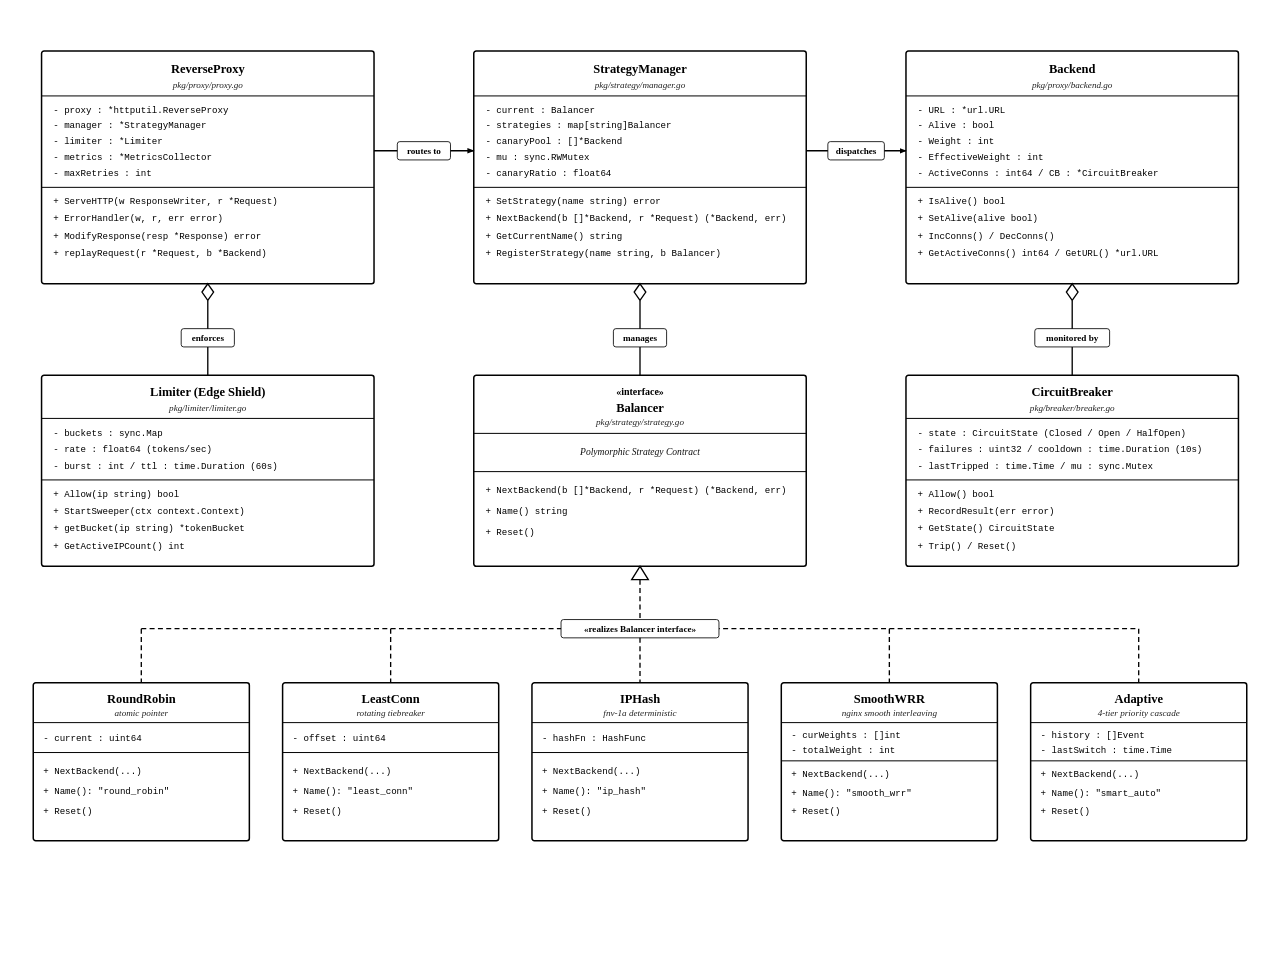
<file: EST-report/images/figure_2_6_class.html>
<!DOCTYPE html>
<html lang="en">
<head>
<meta charset="UTF-8">
<style>
  * { box-sizing: border-box; margin: 0; padding: 0; }
  html, body {
    margin: 0;
    padding: 0;
    overflow: hidden;
    background-color: #FFFFFF;
    font-family: "Latin Modern Roman", "Computer Modern", "Times New Roman", Times, serif;
    display: flex;
    justify-content: center;
    align-items: center;
    width: 100%;
    height: 100%;
  }
  .canvas {
    width: 1540px;
    height: 1040px;
    background: #FFFFFF;
    position: relative;
  }
  svg {
    width: 100%;
    height: 100%;
    overflow: visible;
  }

  /* UML Class Boxes */
  .class-box {
    fill: #FFFFFF;
    stroke: #000000;
    stroke-width: 1.8px;
    rx: 3px;
  }
  .class-divider {
    stroke: #000000;
    stroke-width: 1.2px;
  }

  /* Class Headers */
  .class-title {
    font-size: 15px;
    font-weight: bold;
    fill: #000000;
    text-anchor: middle;
  }
  .class-pkg {
    font-size: 11px;
    font-weight: normal;
    font-style: italic;
    fill: #222222;
    text-anchor: middle;
  }
  .interface-tag {
    font-size: 12px;
    font-weight: bold;
    fill: #000000;
    text-anchor: middle;
  }

  /* Class Body Text (Code font) */
  .code-text {
    font-family: "Consolas", "Courier New", monospace;
    font-size: 11px;
    fill: #000000;
    text-anchor: start;
  }
  .interface-desc {
    font-size: 11.5px;
    font-style: italic;
    fill: #111111;
    text-anchor: middle;
  }

  /* Connectors */
  .conn-solid {
    fill: none;
    stroke: #000000;
    stroke-width: 1.6px;
  }
  .conn-dash {
    fill: none;
    stroke: #000000;
    stroke-width: 1.6px;
    stroke-dasharray: 6,4;
  }

  /* Badges & Markers */
  .badge-bg {
    fill: #FFFFFF;
    stroke: #000000;
    stroke-width: 1px;
    rx: 3px;
  }
  .badge-text {
    font-size: 11px;
    font-weight: bold;
    fill: #000000;
    text-anchor: middle;
  }
  .aggr-diamond {
    fill: #FFFFFF;
    stroke: #000000;
    stroke-width: 1.6px;
  }
  .impl-triangle {
    fill: #FFFFFF;
    stroke: #000000;
    stroke-width: 1.6px;
  }
</style>
</head>
<body>
<div class="canvas">
<svg viewBox="0 0 1540 1040" xmlns="http://www.w3.org/2000/svg">
  <defs>
    <marker id="arrow" viewBox="0 0 10 10" refX="8" refY="5" markerWidth="6" markerHeight="6" orient="auto-start-reverse">
      <path d="M 0 1.5 L 9 5 L 0 8.5 z" fill="#000000" />
    </marker>
  </defs>

  <!-- ==================== ROW 1: PRIMARY GATEWAY & CORE CLASSES ==================== -->
  <!-- 1. ReverseProxy (X=50, Y=40, W=400, H=280) -->
  <g transform="translate(50, 40)">
    <rect class="class-box" x="0" y="0" width="400" height="280" />
    <text class="class-title" x="200" y="26">ReverseProxy</text>
    <text class="class-pkg" x="200" y="44">pkg/proxy/proxy.go</text>
    <line class="class-divider" x1="0" y1="54" x2="400" y2="54" />

    <!-- Attributes -->
    <text class="code-text" x="14" y="74">- proxy : *httputil.ReverseProxy</text>
    <text class="code-text" x="14" y="93">- manager : *StrategyManager</text>
    <text class="code-text" x="14" y="112">- limiter : *Limiter</text>
    <text class="code-text" x="14" y="131">- metrics : *MetricsCollector</text>
    <text class="code-text" x="14" y="150">- maxRetries : int</text>
    <line class="class-divider" x1="0" y1="164" x2="400" y2="164" />

    <!-- Methods -->
    <text class="code-text" x="14" y="184">+ ServeHTTP(w ResponseWriter, r *Request)</text>
    <text class="code-text" x="14" y="205">+ ErrorHandler(w, r, err error)</text>
    <text class="code-text" x="14" y="226">+ ModifyResponse(resp *Response) error</text>
    <text class="code-text" x="14" y="247">+ replayRequest(r *Request, b *Backend)</text>
  </g>

  <!-- 2. StrategyManager (X=570, Y=40, W=400, H=280) -->
  <g transform="translate(570, 40)">
    <rect class="class-box" x="0" y="0" width="400" height="280" />
    <text class="class-title" x="200" y="26">StrategyManager</text>
    <text class="class-pkg" x="200" y="44">pkg/strategy/manager.go</text>
    <line class="class-divider" x1="0" y1="54" x2="400" y2="54" />

    <!-- Attributes -->
    <text class="code-text" x="14" y="74">- current : Balancer</text>
    <text class="code-text" x="14" y="93">- strategies : map[string]Balancer</text>
    <text class="code-text" x="14" y="112">- canaryPool : []*Backend</text>
    <text class="code-text" x="14" y="131">- mu : sync.RWMutex</text>
    <text class="code-text" x="14" y="150">- canaryRatio : float64</text>
    <line class="class-divider" x1="0" y1="164" x2="400" y2="164" />

    <!-- Methods -->
    <text class="code-text" x="14" y="184">+ SetStrategy(name string) error</text>
    <text class="code-text" x="14" y="205">+ NextBackend(b []*Backend, r *Request) (*Backend, err)</text>
    <text class="code-text" x="14" y="226">+ GetCurrentName() string</text>
    <text class="code-text" x="14" y="247">+ RegisterStrategy(name string, b Balancer)</text>
  </g>

  <!-- 3. Backend (X=1090, Y=40, W=400, H=280) -->
  <g transform="translate(1090, 40)">
    <rect class="class-box" x="0" y="0" width="400" height="280" />
    <text class="class-title" x="200" y="26">Backend</text>
    <text class="class-pkg" x="200" y="44">pkg/proxy/backend.go</text>
    <line class="class-divider" x1="0" y1="54" x2="400" y2="54" />

    <!-- Attributes -->
    <text class="code-text" x="14" y="74">- URL : *url.URL</text>
    <text class="code-text" x="14" y="93">- Alive : bool</text>
    <text class="code-text" x="14" y="112">- Weight : int</text>
    <text class="code-text" x="14" y="131">- EffectiveWeight : int</text>
    <text class="code-text" x="14" y="150">- ActiveConns : int64 / CB : *CircuitBreaker</text>
    <line class="class-divider" x1="0" y1="164" x2="400" y2="164" />

    <!-- Methods -->
    <text class="code-text" x="14" y="184">+ IsAlive() bool</text>
    <text class="code-text" x="14" y="205">+ SetAlive(alive bool)</text>
    <text class="code-text" x="14" y="226">+ IncConns() / DecConns()</text>
    <text class="code-text" x="14" y="247">+ GetActiveConns() int64 / GetURL() *url.URL</text>
  </g>

  <!-- Horizontal Connections Row 1 -->
  <!-- ReverseProxy -> StrategyManager -->
  <path class="conn-solid" d="M 450 160 L 570 160" marker-end="url(#arrow)" />
  <g transform="translate(510, 160)">
    <rect class="badge-bg" x="-32" y="-11" width="64" height="22" />
    <text class="badge-text" x="0" y="4">routes to</text>
  </g>

  <!-- StrategyManager -> Backend -->
  <path class="conn-solid" d="M 970 160 L 1090 160" marker-end="url(#arrow)" />
  <g transform="translate(1030, 160)">
    <rect class="badge-bg" x="-34" y="-11" width="68" height="22" />
    <text class="badge-text" x="0" y="4">dispatches</text>
  </g>


  <!-- ==================== ROW 2: SUBSYSTEMS & STRATEGY INTERFACE ==================== -->
  <!-- 4. Limiter (X=50, Y=430, W=400, H=230) -->
  <g transform="translate(50, 430)">
    <rect class="class-box" x="0" y="0" width="400" height="230" />
    <text class="class-title" x="200" y="25">Limiter (Edge Shield)</text>
    <text class="class-pkg" x="200" y="43">pkg/limiter/limiter.go</text>
    <line class="class-divider" x1="0" y1="52" x2="400" y2="52" />

    <!-- Attributes -->
    <text class="code-text" x="14" y="73">- buckets : sync.Map</text>
    <text class="code-text" x="14" y="93">- rate : float64 (tokens/sec)</text>
    <text class="code-text" x="14" y="113">- burst : int / ttl : time.Duration (60s)</text>
    <line class="class-divider" x1="0" y1="126" x2="400" y2="126" />

    <!-- Methods -->
    <text class="code-text" x="14" y="146">+ Allow(ip string) bool</text>
    <text class="code-text" x="14" y="167">+ StartSweeper(ctx context.Context)</text>
    <text class="code-text" x="14" y="188">+ getBucket(ip string) *tokenBucket</text>
    <text class="code-text" x="14" y="209">+ GetActiveIPCount() int</text>
  </g>

  <!-- 5. <<interface>> Balancer (X=570, Y=430, W=400, H=230) -->
  <g transform="translate(570, 430)">
    <rect class="class-box" x="0" y="0" width="400" height="230" />
    <text class="interface-tag" x="200" y="24">&laquo;interface&raquo;</text>
    <text class="class-title" x="200" y="44">Balancer</text>
    <text class="class-pkg" x="200" y="60">pkg/strategy/strategy.go</text>
    <line class="class-divider" x1="0" y1="70" x2="400" y2="70" />

    <!-- Contract description -->
    <text class="interface-desc" x="200" y="96">Polymorphic Strategy Contract</text>
    <line class="class-divider" x1="0" y1="116" x2="400" y2="116" />

    <!-- Methods -->
    <text class="code-text" x="14" y="142">+ NextBackend(b []*Backend, r *Request) (*Backend, err)</text>
    <text class="code-text" x="14" y="167">+ Name() string</text>
    <text class="code-text" x="14" y="192">+ Reset()</text>
  </g>

  <!-- 6. CircuitBreaker (X=1090, Y=430, W=400, H=230) -->
  <g transform="translate(1090, 430)">
    <rect class="class-box" x="0" y="0" width="400" height="230" />
    <text class="class-title" x="200" y="25">CircuitBreaker</text>
    <text class="class-pkg" x="200" y="43">pkg/breaker/breaker.go</text>
    <line class="class-divider" x1="0" y1="52" x2="400" y2="52" />

    <!-- Attributes -->
    <text class="code-text" x="14" y="73">- state : CircuitState (Closed / Open / HalfOpen)</text>
    <text class="code-text" x="14" y="93">- failures : uint32 / cooldown : time.Duration (10s)</text>
    <text class="code-text" x="14" y="113">- lastTripped : time.Time / mu : sync.Mutex</text>
    <line class="class-divider" x1="0" y1="126" x2="400" y2="126" />

    <!-- Methods -->
    <text class="code-text" x="14" y="146">+ Allow() bool</text>
    <text class="code-text" x="14" y="167">+ RecordResult(err error)</text>
    <text class="code-text" x="14" y="188">+ GetState() CircuitState</text>
    <text class="code-text" x="14" y="209">+ Trip() / Reset()</text>
  </g>

  <!-- Vertical Connections Row 1 to Row 2 (With UML Aggregation Diamonds) -->
  <!-- ReverseProxy -> Limiter -->
  <polygon class="aggr-diamond" points="250,320 257,330 250,340 243,330" />
  <path class="conn-solid" d="M 250 340 L 250 430" />
  <g transform="translate(250, 385)">
    <rect class="badge-bg" x="-32" y="-11" width="64" height="22" />
    <text class="badge-text" x="0" y="4">enforces</text>
  </g>

  <!-- StrategyManager -> Balancer Interface -->
  <polygon class="aggr-diamond" points="770,320 777,330 770,340 763,330" />
  <path class="conn-solid" d="M 770 340 L 770 430" />
  <g transform="translate(770, 385)">
    <rect class="badge-bg" x="-32" y="-11" width="64" height="22" />
    <text class="badge-text" x="0" y="4">manages</text>
  </g>

  <!-- Backend -> CircuitBreaker -->
  <polygon class="aggr-diamond" points="1290,320 1297,330 1290,340 1283,330" />
  <path class="conn-solid" d="M 1290 340 L 1290 430" />
  <g transform="translate(1290, 385)">
    <rect class="badge-bg" x="-45" y="-11" width="90" height="22" />
    <text class="badge-text" x="0" y="4">monitored by</text>
  </g>


  <!-- ==================== ROW 3: 5 CONCRETE STRATEGY REALIZATIONS ==================== -->
  <!-- Realization Triangle Marker (Touches bottom of Balancer Interface at Y=660) -->
  <polygon class="impl-triangle" points="770,660 760,676 780,676" />

  <!-- Vertical Trunk to Realization Bus -->
  <path class="conn-dash" d="M 770 676 L 770 735" />

  <!-- Horizontal Realization Bus (Spanning X=170 to X=1370 at Y=735) -->
  <path class="conn-dash" d="M 170 735 L 1370 735" />

  <!-- Centered Realization Badge (Neatly masking the T-Junction) -->
  <g transform="translate(770, 735)">
    <rect class="badge-bg" x="-95" y="-11" width="190" height="22" />
    <text class="badge-text" x="0" y="4">&laquo;realizes Balancer interface&raquo;</text>
  </g>

  <!-- Branch Drops from Bus into Row 3 Classes -->
  <path class="conn-dash" d="M 170 735 L 170 800" />
  <path class="conn-dash" d="M 470 735 L 470 800" />
  <!-- Center branch from badge bottom to IPHash -->
  <path class="conn-dash" d="M 770 746 L 770 800" />
  <path class="conn-dash" d="M 1070 735 L 1070 800" />
  <path class="conn-dash" d="M 1370 735 L 1370 800" />

  <!-- 1. RoundRobin (X=40 to 300, Center X=170, Y=800, W=260, H=190) -->
  <g transform="translate(40, 800)">
    <rect class="class-box" x="0" y="0" width="260" height="190" />
    <text class="class-title" x="130" y="24">RoundRobin</text>
    <text class="class-pkg" x="130" y="40">atomic pointer</text>
    <line class="class-divider" x1="0" y1="48" x2="260" y2="48" />
    <text class="code-text" x="12" y="70">- current : uint64</text>
    <line class="class-divider" x1="0" y1="84" x2="260" y2="84" />
    <text class="code-text" x="12" y="110">+ NextBackend(...)</text>
    <text class="code-text" x="12" y="134">+ Name(): "round_robin"</text>
    <text class="code-text" x="12" y="158">+ Reset()</text>
  </g>

  <!-- 2. LeastConn (X=340 to 600, Center X=470, Y=800, W=260, H=190) -->
  <g transform="translate(340, 800)">
    <rect class="class-box" x="0" y="0" width="260" height="190" />
    <text class="class-title" x="130" y="24">LeastConn</text>
    <text class="class-pkg" x="130" y="40">rotating tiebreaker</text>
    <line class="class-divider" x1="0" y1="48" x2="260" y2="48" />
    <text class="code-text" x="12" y="70">- offset : uint64</text>
    <line class="class-divider" x1="0" y1="84" x2="260" y2="84" />
    <text class="code-text" x="12" y="110">+ NextBackend(...)</text>
    <text class="code-text" x="12" y="134">+ Name(): "least_conn"</text>
    <text class="code-text" x="12" y="158">+ Reset()</text>
  </g>

  <!-- 3. IPHash (X=640 to 900, Center X=770, Y=800, W=260, H=190) -->
  <g transform="translate(640, 800)">
    <rect class="class-box" x="0" y="0" width="260" height="190" />
    <text class="class-title" x="130" y="24">IPHash</text>
    <text class="class-pkg" x="130" y="40">fnv-1a deterministic</text>
    <line class="class-divider" x1="0" y1="48" x2="260" y2="48" />
    <text class="code-text" x="12" y="70">- hashFn : HashFunc</text>
    <line class="class-divider" x1="0" y1="84" x2="260" y2="84" />
    <text class="code-text" x="12" y="110">+ NextBackend(...)</text>
    <text class="code-text" x="12" y="134">+ Name(): "ip_hash"</text>
    <text class="code-text" x="12" y="158">+ Reset()</text>
  </g>

  <!-- 4. SmoothWRR (X=940 to 1200, Center X=1070, Y=800, W=260, H=190) -->
  <g transform="translate(940, 800)">
    <rect class="class-box" x="0" y="0" width="260" height="190" />
    <text class="class-title" x="130" y="24">SmoothWRR</text>
    <text class="class-pkg" x="130" y="40">nginx smooth interleaving</text>
    <line class="class-divider" x1="0" y1="48" x2="260" y2="48" />
    <text class="code-text" x="12" y="66">- curWeights : []int</text>
    <text class="code-text" x="12" y="84">- totalWeight : int</text>
    <line class="class-divider" x1="0" y1="94" x2="260" y2="94" />
    <text class="code-text" x="12" y="114">+ NextBackend(...)</text>
    <text class="code-text" x="12" y="136">+ Name(): "smooth_wrr"</text>
    <text class="code-text" x="12" y="158">+ Reset()</text>
  </g>

  <!-- 5. Adaptive (X=1240 to 1500, Center X=1370, Y=800, W=260, H=190) -->
  <g transform="translate(1240, 800)">
    <rect class="class-box" x="0" y="0" width="260" height="190" />
    <text class="class-title" x="130" y="24">Adaptive</text>
    <text class="class-pkg" x="130" y="40">4-tier priority cascade</text>
    <line class="class-divider" x1="0" y1="48" x2="260" y2="48" />
    <text class="code-text" x="12" y="66">- history : []Event</text>
    <text class="code-text" x="12" y="84">- lastSwitch : time.Time</text>
    <line class="class-divider" x1="0" y1="94" x2="260" y2="94" />
    <text class="code-text" x="12" y="114">+ NextBackend(...)</text>
    <text class="code-text" x="12" y="136">+ Name(): "smart_auto"</text>
    <text class="code-text" x="12" y="158">+ Reset()</text>
  </g>

</svg>
</div>
</body>
</html>
</file>
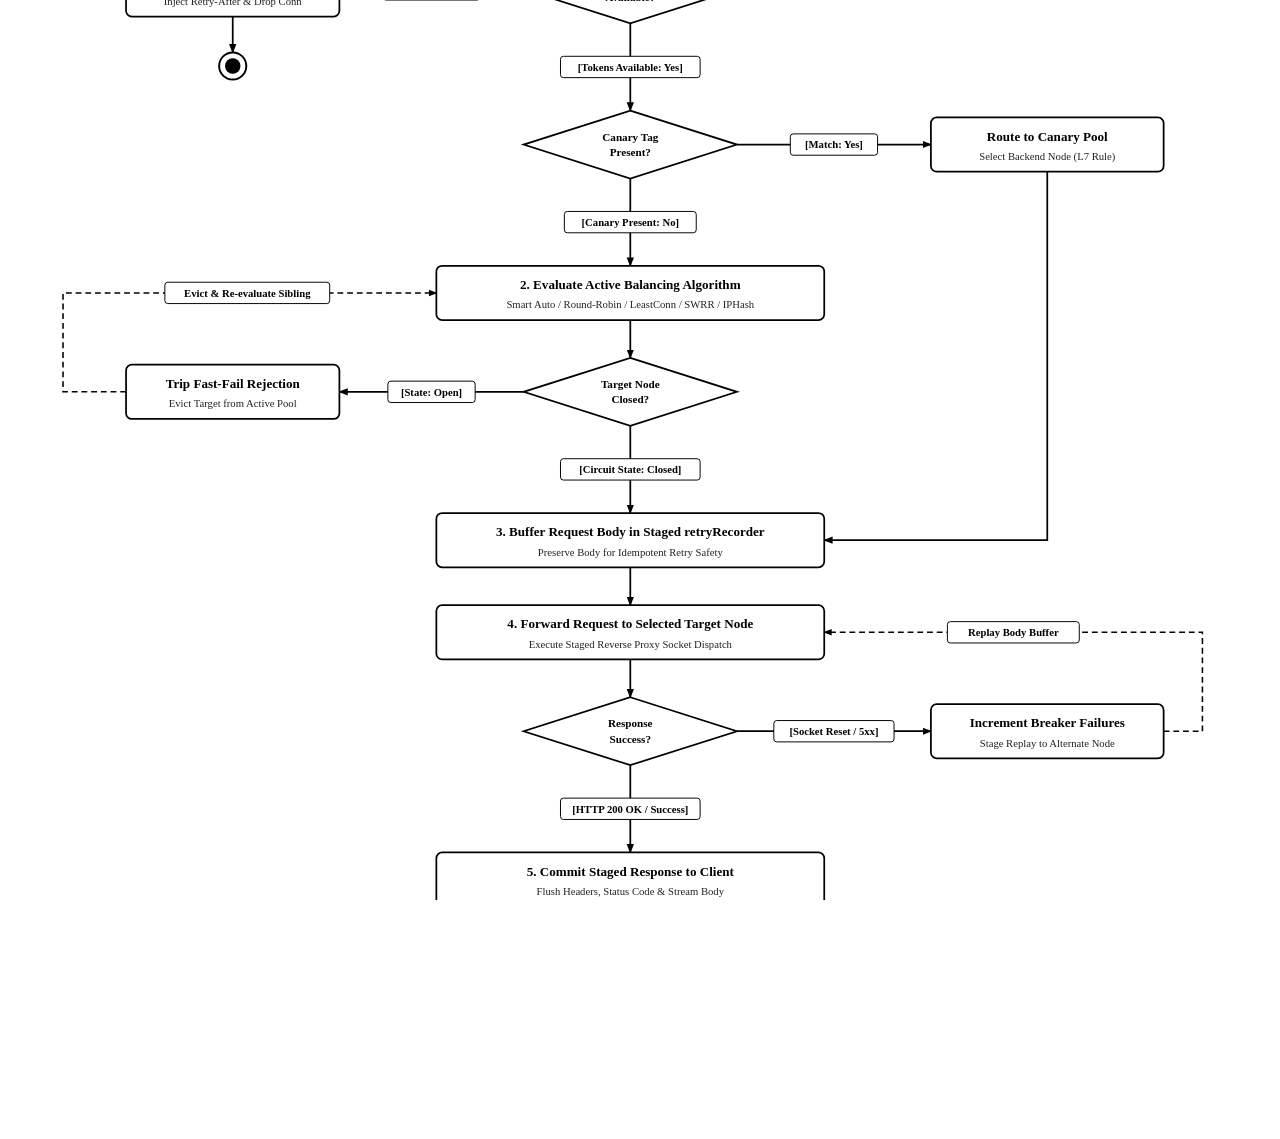
<file: EST-report/images/figure_2_7_activity.html>
<!DOCTYPE html>
<html lang="en">
<head>
<meta charset="UTF-8">
<style>
  * { box-sizing: border-box; margin: 0; padding: 0; }
  html, body {
    margin: 0;
    padding: 0;
    overflow: hidden;
    background-color: #FFFFFF;
    font-family: "Latin Modern Roman", "Computer Modern", "Times New Roman", Times, serif;
    display: flex;
    justify-content: center;
    align-items: center;
    width: 100%;
    height: 100%;
  }
  .canvas {
    width: 1320px;
    height: 1370px;
    background: #FFFFFF;
    position: relative;
  }
  svg {
    width: 100%;
    height: 100%;
    overflow: visible;
  }

  /* Activity Action Nodes */
  .act-node {
    fill: #FFFFFF;
    stroke: #000000;
    stroke-width: 1.8px;
    rx: 6px;
  }
  .node-title {
    font-size: 13.5px;
    font-weight: bold;
    fill: #000000;
    text-anchor: middle;
  }
  .node-sub {
    font-size: 11px;
    font-weight: normal;
    fill: #222222;
    text-anchor: middle;
  }

  /* Decision Diamonds */
  .decision-poly {
    fill: #FFFFFF;
    stroke: #000000;
    stroke-width: 1.8px;
  }
  .decision-text {
    font-size: 11.5px;
    font-weight: bold;
    fill: #000000;
    text-anchor: middle;
  }

  /* Initial and Final Nodes */
  .initial-node {
    fill: #000000;
  }
  .final-outer {
    fill: #FFFFFF;
    stroke: #000000;
    stroke-width: 2px;
  }
  .final-inner {
    fill: #000000;
  }

  /* Connectors */
  .conn-solid {
    fill: none;
    stroke: #000000;
    stroke-width: 1.8px;
  }
  .conn-dash {
    fill: none;
    stroke: #000000;
    stroke-width: 1.6px;
    stroke-dasharray: 6,4;
  }

  /* Badges & Labels */
  .badge-bg {
    fill: #FFFFFF;
    stroke: #000000;
    stroke-width: 1px;
    rx: 3px;
  }
  .badge-text {
    font-size: 11px;
    font-weight: bold;
    fill: #000000;
    text-anchor: middle;
  }
</style>
</head>
<body>
<div class="canvas">
<svg viewBox="0 0 1320 1370" xmlns="http://www.w3.org/2000/svg">
  <defs>
    <marker id="arrow" viewBox="0 0 10 10" refX="8" refY="5" markerWidth="6" markerHeight="6" orient="auto-start-reverse">
      <path d="M 0 1.5 L 9 5 L 0 8.5 z" fill="#000000" />
    </marker>
  </defs>

  <!-- ==================== INITIAL NODE ==================== -->
  <circle class="initial-node" cx="650" cy="40" r="13" />
  <path class="conn-solid" d="M 650 53 L 650 85" marker-end="url(#arrow)" />

  <!-- ==================== STEP 1: INGRESS RECEIVES REQUEST ==================== -->
  <g transform="translate(450, 85)">
    <rect class="act-node" x="0" y="0" width="400" height="56" />
    <text class="node-title" x="200" y="24">1. Ingress Receives HTTP Request (:8080)</text>
    <text class="node-sub" x="200" y="44">Extract Client IP, Headers &amp; Ingress Port</text>
  </g>
  <path class="conn-solid" d="M 650 141 L 650 175" marker-end="url(#arrow)" />

  <!-- ==================== DECISION 1: RATE GATE (EDGE SHIELD) ==================== -->
  <!-- Diamond Center: (650, 210), W=220, H=70 -->
  <polygon class="decision-poly" points="650,175 760,210 650,245 540,210" />
  <text class="decision-text" x="650" y="206">Tokens</text>
  <text class="decision-text" x="650" y="222">Available?</text>

  <!-- Decision 1 -> Branch Left (Tokens Exceeded / 429) -->
  <path class="conn-solid" d="M 540 210 L 350 210" marker-end="url(#arrow)" />
  <g transform="translate(445, 210)">
    <rect class="badge-bg" x="-50" y="-11" width="100" height="22" />
    <text class="badge-text" x="0" y="4">[Exceeded: No]</text>
  </g>

  <!-- 429 Rejection Box (X=130, Y=182, W=220, H=56) -->
  <g transform="translate(130, 182)">
    <rect class="act-node" x="0" y="0" width="220" height="56" />
    <text class="node-title" x="110" y="24">Return HTTP 429</text>
    <text class="node-sub" x="110" y="44">Inject Retry-After &amp; Drop Conn</text>
  </g>

  <!-- 429 Box to Terminal End Node -->
  <path class="conn-solid" d="M 240 238 L 240 275" marker-end="url(#arrow)" />
  <circle class="final-outer" cx="240" cy="289" r="14" />
  <circle class="final-inner" cx="240" cy="289" r="8" />

  <!-- Decision 1 -> Downward Spine [Tokens Available: Yes] -->
  <path class="conn-solid" d="M 650 245 L 650 335" marker-end="url(#arrow)" />
  <g transform="translate(650, 290)">
    <rect class="badge-bg" x="-72" y="-11" width="144" height="22" />
    <text class="badge-text" x="0" y="4">[Tokens Available: Yes]</text>
  </g>

  <!-- ==================== DECISION 2: CANARY TRAFFIC STEERING ==================== -->
  <!-- Diamond Center: (650, 370), W=220, H=70 -->
  <polygon class="decision-poly" points="650,335 760,370 650,405 540,370" />
  <text class="decision-text" x="650" y="366">Canary Tag</text>
  <text class="decision-text" x="650" y="382">Present?</text>

  <!-- Decision 2 -> Branch Right [Match: Yes] -->
  <path class="conn-solid" d="M 760 370 L 960 370" marker-end="url(#arrow)" />
  <g transform="translate(860, 370)">
    <rect class="badge-bg" x="-45" y="-11" width="90" height="22" />
    <text class="badge-text" x="0" y="4">[Match: Yes]</text>
  </g>

  <!-- Canary Selection Box (X=960, Y=342, W=240, H=56) -->
  <g transform="translate(960, 342)">
    <rect class="act-node" x="0" y="0" width="240" height="56" />
    <text class="node-title" x="120" y="24">Route to Canary Pool</text>
    <text class="node-sub" x="120" y="44">Select Backend Node (L7 Rule)</text>
  </g>

  <!-- Canary Flow Re-joins Spine at Step 3 (Drops on track X=1080) -->
  <path class="conn-solid" d="M 1080 398 L 1080 778 L 850 778" marker-end="url(#arrow)" />

  <!-- Decision 2 -> Downward Spine [Canary Present: No] -->
  <path class="conn-solid" d="M 650 405 L 650 495" marker-end="url(#arrow)" />
  <g transform="translate(650, 450)">
    <rect class="badge-bg" x="-68" y="-11" width="136" height="22" />
    <text class="badge-text" x="0" y="4">[Canary Present: No]</text>
  </g>

  <!-- ==================== STEP 2: EVALUATE BALANCING ALGORITHM ==================== -->
  <g transform="translate(450, 495)">
    <rect class="act-node" x="0" y="0" width="400" height="56" />
    <text class="node-title" x="200" y="24">2. Evaluate Active Balancing Algorithm</text>
    <text class="node-sub" x="200" y="44">Smart Auto / Round-Robin / LeastConn / SWRR / IPHash</text>
  </g>
  <path class="conn-solid" d="M 650 551 L 650 590" marker-end="url(#arrow)" />

  <!-- ==================== DECISION 3: CIRCUIT BREAKER HEALTH ==================== -->
  <!-- Diamond Center: (650, 625), W=220, H=70 -->
  <polygon class="decision-poly" points="650,590 760,625 650,660 540,625" />
  <text class="decision-text" x="650" y="621">Target Node</text>
  <text class="decision-text" x="650" y="637">Closed?</text>

  <!-- Decision 3 -> Branch Left [State: Open / Tripped] -->
  <path class="conn-solid" d="M 540 625 L 350 625" marker-end="url(#arrow)" />
  <g transform="translate(445, 625)">
    <rect class="badge-bg" x="-45" y="-11" width="90" height="22" />
    <text class="badge-text" x="0" y="4">[State: Open]</text>
  </g>

  <!-- Fast Fail Box (X=130, Y=597, W=220, H=56) -->
  <g transform="translate(130, 597)">
    <rect class="act-node" x="0" y="0" width="220" height="56" />
    <text class="node-title" x="110" y="24">Trip Fast-Fail Rejection</text>
    <text class="node-sub" x="110" y="44">Evict Target from Active Pool</text>
  </g>

  <!-- Fast Fail Loop back up to Step 2 (Outer Track X=65) -->
  <path class="conn-dash" d="M 130 625 L 65 625 L 65 523 L 450 523" marker-end="url(#arrow)" />
  <g transform="translate(255, 523)">
    <rect class="badge-bg" x="-85" y="-11" width="170" height="22" />
    <text class="badge-text" x="0" y="4">Evict &amp; Re-evaluate Sibling</text>
  </g>

  <!-- Decision 3 -> Downward Spine [Circuit State: Closed] -->
  <path class="conn-solid" d="M 650 660 L 650 750" marker-end="url(#arrow)" />
  <g transform="translate(650, 705)">
    <rect class="badge-bg" x="-72" y="-11" width="144" height="22" />
    <text class="badge-text" x="0" y="4">[Circuit State: Closed]</text>
  </g>

  <!-- ==================== STEP 3: BUFFER REQUEST BODY ==================== -->
  <g transform="translate(450, 750)">
    <rect class="act-node" x="0" y="0" width="400" height="56" />
    <text class="node-title" x="200" y="24">3. Buffer Request Body in Staged retryRecorder</text>
    <text class="node-sub" x="200" y="44">Preserve Body for Idempotent Retry Safety</text>
  </g>
  <path class="conn-solid" d="M 650 806 L 650 845" marker-end="url(#arrow)" />

  <!-- ==================== STEP 4: FORWARD REQUEST TO TARGET ==================== -->
  <g transform="translate(450, 845)">
    <rect class="act-node" x="0" y="0" width="400" height="56" />
    <text class="node-title" x="200" y="24">4. Forward Request to Selected Target Node</text>
    <text class="node-sub" x="200" y="44">Execute Staged Reverse Proxy Socket Dispatch</text>
  </g>
  <path class="conn-solid" d="M 650 901 L 650 940" marker-end="url(#arrow)" />

  <!-- ==================== DECISION 4: PROXY RESPONSE INSPECTION ==================== -->
  <!-- Diamond Center: (650, 975), W=220, H=70 -->
  <polygon class="decision-poly" points="650,940 760,975 650,1010 540,975" />
  <text class="decision-text" x="650" y="971">Response</text>
  <text class="decision-text" x="650" y="987">Success?</text>

  <!-- Decision 4 -> Branch Right [Socket Reset / 5xx] -->
  <path class="conn-solid" d="M 760 975 L 960 975" marker-end="url(#arrow)" />
  <g transform="translate(860, 975)">
    <rect class="badge-bg" x="-62" y="-11" width="124" height="22" />
    <text class="badge-text" x="0" y="4">[Socket Reset / 5xx]</text>
  </g>

  <!-- Circuit Breaker Failures Box (X=960, Y=947, W=240, H=56) -->
  <g transform="translate(960, 947)">
    <rect class="act-node" x="0" y="0" width="240" height="56" />
    <text class="node-title" x="120" y="24">Increment Breaker Failures</text>
    <text class="node-sub" x="120" y="44">Stage Replay to Alternate Node</text>
  </g>

  <!-- Replay Loop back up to Step 4 (Outer Track X=1240) -->
  <path class="conn-dash" d="M 1200 975 L 1240 975 L 1240 873 L 850 873" marker-end="url(#arrow)" />
  <g transform="translate(1045, 873)">
    <rect class="badge-bg" x="-68" y="-11" width="136" height="22" />
    <text class="badge-text" x="0" y="4">Replay Body Buffer</text>
  </g>

  <!-- Decision 4 -> Downward Spine [HTTP 200 OK / Success] -->
  <path class="conn-solid" d="M 650 1010 L 650 1100" marker-end="url(#arrow)" />
  <g transform="translate(650, 1055)">
    <rect class="badge-bg" x="-72" y="-11" width="144" height="22" />
    <text class="badge-text" x="0" y="4">[HTTP 200 OK / Success]</text>
  </g>

  <!-- ==================== STEP 5: COMMIT STAGED RESPONSE ==================== -->
  <g transform="translate(450, 1100)">
    <rect class="act-node" x="0" y="0" width="400" height="56" />
    <text class="node-title" x="200" y="24">5. Commit Staged Response to Client</text>
    <text class="node-sub" x="200" y="44">Flush Headers, Status Code &amp; Stream Body</text>
  </g>
  <path class="conn-solid" d="M 650 1156 L 650 1195" marker-end="url(#arrow)" />

  <!-- ==================== STEP 6: PUSH TELEMETRY & SSE ==================== -->
  <g transform="translate(450, 1195)">
    <rect class="act-node" x="0" y="0" width="400" height="56" />
    <text class="node-title" x="200" y="24">6. Push Telemetry to Ring Buffer &amp; Dispatch SSE</text>
    <text class="node-sub" x="200" y="44">Update Percentiles &amp; Broadcast 1 Hz Stream (:8081)</text>
  </g>
  <path class="conn-solid" d="M 650 1251 L 650 1290" marker-end="url(#arrow)" />

  <!-- ==================== FINAL NODE ==================== -->
  <circle class="final-outer" cx="650" cy="1306" r="16" />
  <circle class="final-inner" cx="650" cy="1306" r="9" />

</svg>
</div>
</body>
</html>
</file>
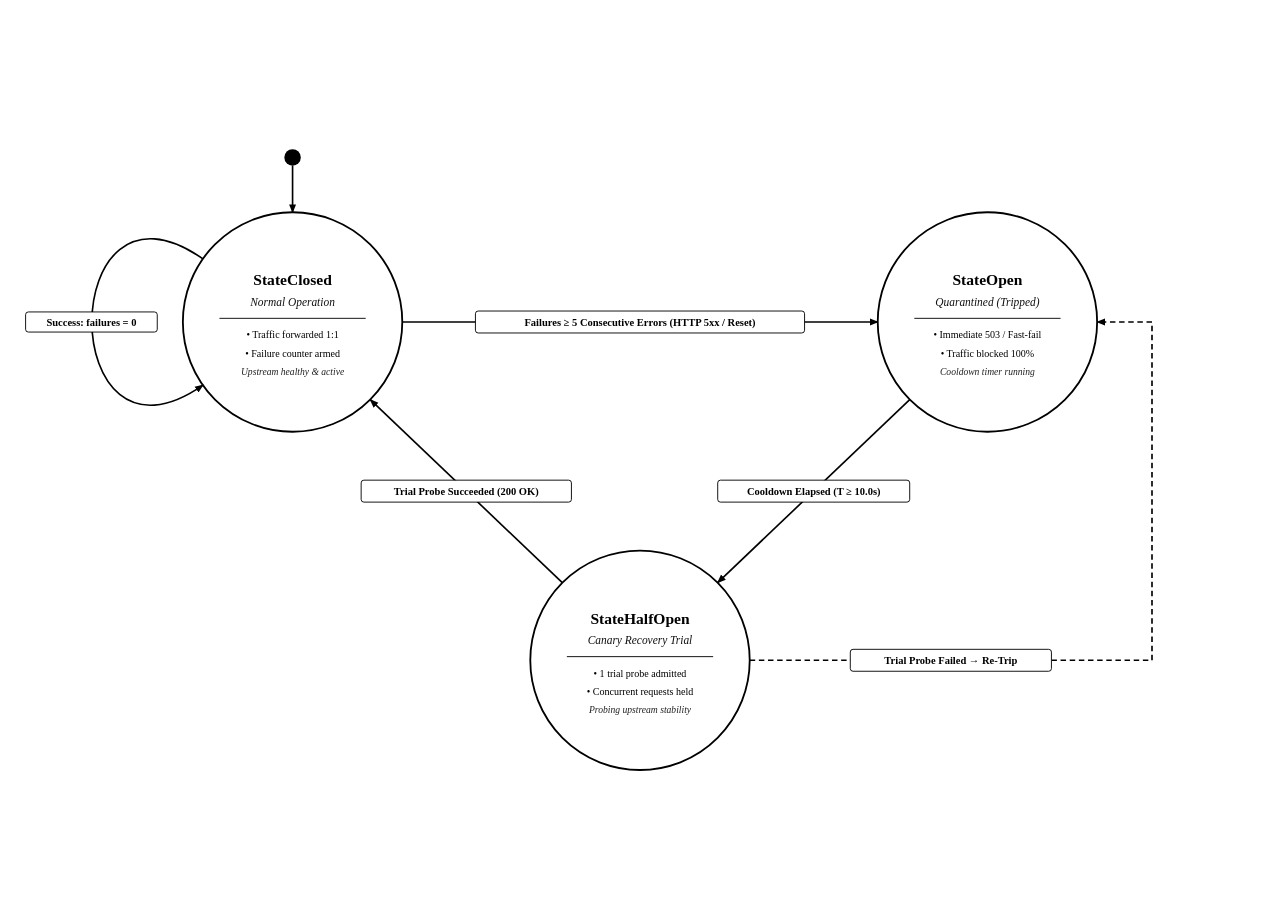
<file: EST-report/images/figure_2_9_cb.html>
<!DOCTYPE html>
<html lang="en">
<head>
<meta charset="UTF-8">
<style>
  * { box-sizing: border-box; margin: 0; padding: 0; }
  html, body {
    margin: 0;
    padding: 0;
    overflow: hidden;
    background-color: #FFFFFF;
    font-family: "Latin Modern Roman", "Computer Modern", "Times New Roman", Times, serif;
    display: flex;
    justify-content: center;
    align-items: center;
    width: 100%;
    height: 100%;
  }
  .canvas {
    width: 1400px;
    height: 840px;
    background: #FFFFFF;
    position: relative;
  }
  svg {
    width: 100%;
    height: 100%;
    overflow: visible;
  }

  /* FSM State Circles */
  .state-circle {
    fill: #FFFFFF;
    stroke: #000000;
    stroke-width: 2px;
  }
  .state-divider {
    stroke: #000000;
    stroke-width: 1px;
  }

  /* State Typography */
  .state-title {
    font-size: 17px;
    font-weight: bold;
    fill: #000000;
    text-anchor: middle;
  }
  .state-sub {
    font-size: 12.5px;
    font-weight: normal;
    font-style: italic;
    fill: #111111;
    text-anchor: middle;
  }
  .state-bullet {
    font-size: 11px;
    font-weight: normal;
    fill: #000000;
    text-anchor: middle;
  }
  .state-footer-text {
    font-size: 10.5px;
    font-style: italic;
    fill: #222222;
    text-anchor: middle;
  }

  /* Initial Node */
  .init-node {
    fill: #000000;
  }

  /* Connectors */
  .conn-solid {
    fill: none;
    stroke: #000000;
    stroke-width: 1.8px;
  }
  .conn-dash {
    fill: none;
    stroke: #000000;
    stroke-width: 1.8px;
    stroke-dasharray: 6,4;
  }

  /* Badges & Labels */
  .badge-bg {
    fill: #FFFFFF;
    stroke: #000000;
    stroke-width: 1px;
    rx: 3px;
  }
  .badge-text {
    font-size: 11.5px;
    font-weight: bold;
    fill: #000000;
    text-anchor: middle;
  }
</style>
</head>
<body>
<div class="canvas">
<svg viewBox="0 0 1400 840" xmlns="http://www.w3.org/2000/svg">
  <defs>
    <marker id="arrow" viewBox="0 0 10 10" refX="8" refY="5" markerWidth="6" markerHeight="6" orient="auto-start-reverse">
      <path d="M 0 1.5 L 9 5 L 0 8.5 z" fill="#000000" />
    </marker>
  </defs>

  <!-- ==================== INITIAL PSEUDO-STATE (UML 2.5 STANDARD) ==================== -->
  <!-- Clean vertical entry from top directly into StateClosed apex (X=320) -->
  <circle class="init-node" cx="320" cy="100" r="9" />
  <path class="conn-solid" d="M 320 109 L 320 160" marker-end="url(#arrow)" />


  <!-- ==================== STATE 1: StateClosed (Center X=320, Y=280, R=120) ==================== -->
  <g>
    <circle class="state-circle" cx="320" cy="280" r="120" />
    <text class="state-title" x="320" y="240">StateClosed</text>
    <text class="state-sub" x="320" y="262">Normal Operation</text>
    <line class="state-divider" x1="240" y1="276" x2="400" y2="276" />
    <text class="state-bullet" x="320" y="298">&bull; Traffic forwarded 1:1</text>
    <text class="state-bullet" x="320" y="318">&bull; Failure counter armed</text>
    <text class="state-footer-text" x="320" y="338">Upstream healthy &amp; active</text>
  </g>

  <!-- Rebound Self-Loop on StateClosed (Success / Reset) -->
  <!-- Exits at exact R=120 (222, 211), arcs out to X=100 at Y=280, enters at exact R=120 (222, 349) -->
  <!-- Tangent at (222, 349) is -35.0 deg, pointing dead-center at (320, 280) -->
  <path class="conn-solid" d="M 222 211 C 60 98, 60 462, 222 349" marker-end="url(#arrow)" />
  <g transform="translate(100, 280)">
    <rect class="badge-bg" x="-72" y="-11" width="144" height="22" />
    <text class="badge-text" x="0" y="4">Success: failures = 0</text>
  </g>


  <!-- ==================== STATE 2: StateOpen (Center X=1080, Y=280, R=120) ==================== -->
  <g>
    <circle class="state-circle" cx="1080" cy="280" r="120" />
    <text class="state-title" x="1080" y="240">StateOpen</text>
    <text class="state-sub" x="1080" y="262">Quarantined (Tripped)</text>
    <line class="state-divider" x1="1000" y1="276" x2="1160" y2="276" />
    <text class="state-bullet" x="1080" y="298">&bull; Immediate 503 / Fast-fail</text>
    <text class="state-bullet" x="1080" y="318">&bull; Traffic blocked 100%</text>
    <text class="state-footer-text" x="1080" y="338">Cooldown timer running</text>
  </g>


  <!-- ==================== STATE 3: StateHalfOpen (Center X=700, Y=650, R=120) ==================== -->
  <g>
    <circle class="state-circle" cx="700" cy="650" r="120" />
    <text class="state-title" x="700" y="610">StateHalfOpen</text>
    <text class="state-sub" x="700" y="632">Canary Recovery Trial</text>
    <line class="state-divider" x1="620" y1="646" x2="780" y2="646" />
    <text class="state-bullet" x="700" y="668">&bull; 1 trial probe admitted</text>
    <text class="state-bullet" x="700" y="688">&bull; Concurrent requests held</text>
    <text class="state-footer-text" x="700" y="708">Probing upstream stability</text>
  </g>


  <!-- ==================== TRANSITION 1: CLOSED -> OPEN (Top Horizontal) ==================== -->
  <path class="conn-solid" d="M 440 280 L 960 280" marker-end="url(#arrow)" />
  <g transform="translate(700, 280)">
    <rect class="badge-bg" x="-180" y="-12" width="360" height="24" />
    <text class="badge-text" x="0" y="4">Failures &ge; 5 Consecutive Errors (HTTP 5xx / Reset)</text>
  </g>


  <!-- ==================== TRANSITION 2: OPEN -> HALF-OPEN (Cooldown Elapsed) ==================== -->
  <!-- Direct 45-degree diagonal from (995, 365) to (785, 565) pointing towards StateHalfOpen center -->
  <path class="conn-solid" d="M 995 365 L 785 565" marker-end="url(#arrow)" />
  <g transform="translate(890, 465)">
    <rect class="badge-bg" x="-105" y="-12" width="210" height="24" />
    <text class="badge-text" x="0" y="4">Cooldown Elapsed (T &ge; 10.0s)</text>
  </g>


  <!-- ==================== TRANSITION 3: HALF-OPEN -> CLOSED (Trial Succeeded) ==================== -->
  <!-- Direct 45-degree diagonal from (615, 565) to (405, 365) pointing towards StateClosed center -->
  <path class="conn-solid" d="M 615 565 L 405 365" marker-end="url(#arrow)" />
  <g transform="translate(510, 465)">
    <rect class="badge-bg" x="-115" y="-12" width="230" height="24" />
    <text class="badge-text" x="0" y="4">Trial Probe Succeeded (200 OK)</text>
  </g>


  <!-- ==================== TRANSITION 4: HALF-OPEN -> OPEN (Trial Failed / Re-Trip) ==================== -->
  <!-- Dotted arrow: exits HalfOpen right (820, 650), goes to X=1260, up to Y=280, enters at (1200, 280) -->
  <!-- Arrow tip at (1200, 280) enters horizontally, pointing dead-straight at StateOpen center (1080, 280) -->
  <path class="conn-dash" d="M 820 650 L 1260 650 L 1260 280 L 1200 280" marker-end="url(#arrow)" />
  <g transform="translate(1040, 650)">
    <rect class="badge-bg" x="-110" y="-12" width="220" height="24" />
    <text class="badge-text" x="0" y="4">Trial Probe Failed &rarr; Re-Trip</text>
  </g>

</svg>
</div>
</body>
</html>
</file>
